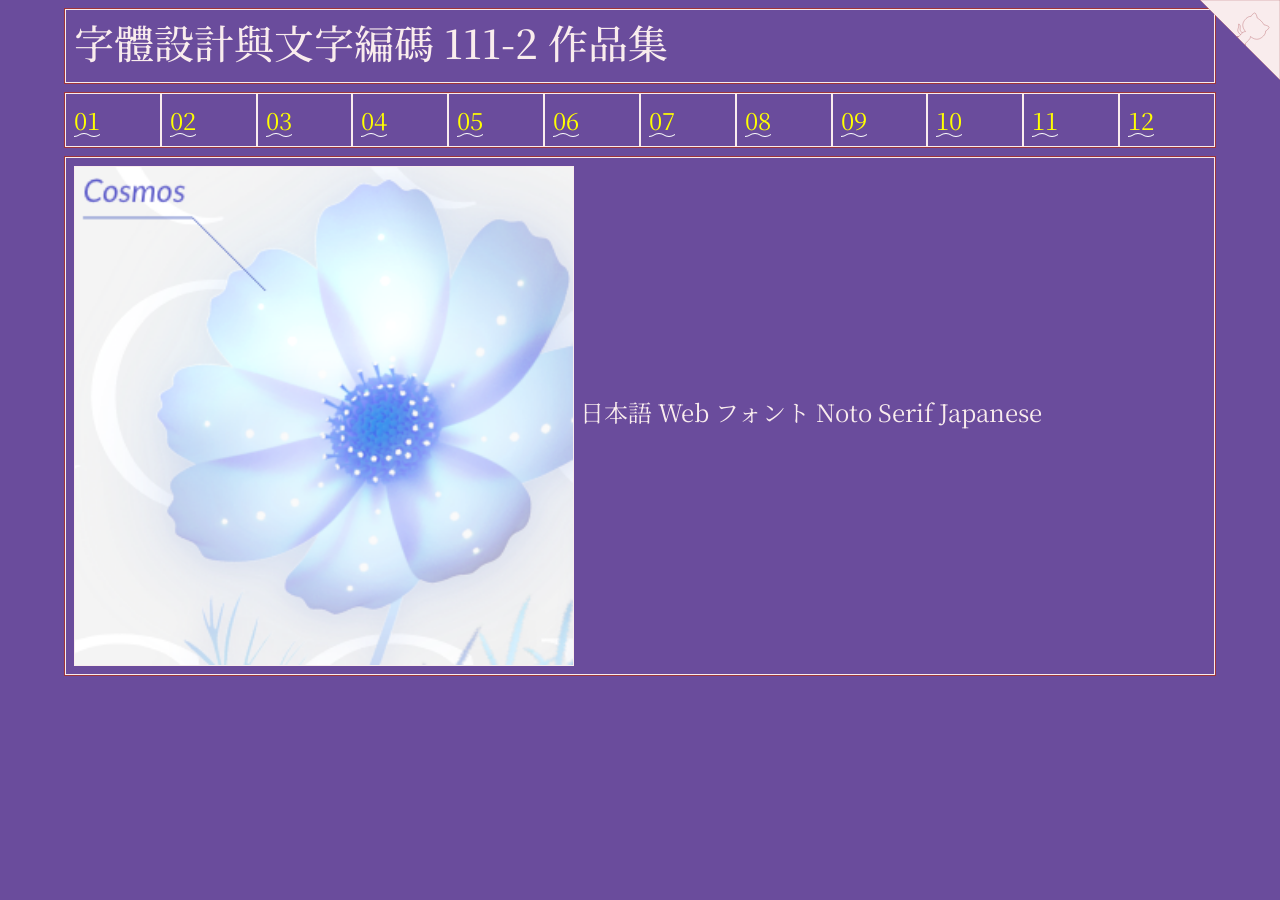
<file: hw00/index.html>
<!doctype html>
<html lang="zh-Hant-TW">
<head>
<!-- Required meta tags -->
<meta charset="utf-8">
<meta name="viewport" content="width=device-width, initial-scale=1">
<title>作品集 Portfolio</title>
<!-- Bootstrap CSS -->
<link href="https://cdn.jsdelivr.net/npm/bootstrap@5.1.0/dist/css/bootstrap.min.css" rel="stylesheet">
<style type="text/css">

  @import url('https://fonts.googleapis.com/css2?family=Noto+Serif+JP:wght@200&display=swap');

  body {
    background-color: rgb(106, 76, 156); /* #6A4C9C */
    color: rgb(106, 76, 156);
    font-family: 'Noto Serif JP', serif;
  }

  .container-fluid {
    width:  90%;
  }

  .hw12 {
    border: 1px solid rgb(159, 53, 58);
    margin-top: 8px;
    margin-bottom: 8px;
  }

  .twenty {
    border: 1px solid #f9eced;
    color: #f9eced;
    padding: 8px;
    font-size: 18pt;
  }

  .twenty a {
    color:  yellow;
  }

  .twenty a:hover {
    color: #f9eced;
    font-size:  16pt;
  }

  svg {
    border: 2px solid rgb(159, 53, 58);
  }

  path {
    pointer-events: all;
    fill: #f9eced;
    stroke: rgb(159, 53, 58);
    stroke-opacity: 0.95;
    stroke-width: 1px;
  }

  .active circle {
    stroke: #f9eced;
    stroke-width: 2px;
  }

  svg g text {
    fill: rgba(255, 255, 255, 0.95);
    background-color: rgba(255, 255, 0, 0.1);
    text-shadow: 0 0 16px #FF0000, 0 0 16px #000000;
    font-size: 24pt;
    text-anchor: middle;
  }

  .twenty:hover {
      box-shadow: 0 0 5px 3px #f9eced;
      color: cyan; 
      text-shadow: 0 0 6px #FFFFFF, 0 0 6px #000000;
  }

  img:hover {
      box-shadow: 0 0 1px 1px #f9eced;
      animation-name: happy;
      animation-duration: 0.5s;
      animation-iteration-count: infinite;
  }

  @keyframes happy {
      0% {
          transform: translateY(0px);
      }

      25% {
          transform: translateY(-15px);
      }

      50% {
          transform: translateY(0px);
      }

      75% {
          transform: translateY(-5px);
      }

      100% {
          transform: translateY(0px);
      }
  }

  img.withborder {
    border: 1px solid #f9eced;
  }

/* 揮手 */
.github-corner:hover 
.octo-arm {
  animation: octocat-wave 560ms ease-in-out
}
@keyframes octocat-wave {
  0%,100% {
    transform:rotate(0)
  }
  20%,60% {
    transform:rotate(-25deg)
  }
  40%,80% {
    transform:rotate(10deg)
  }
}
@media (max-width:500px) {
  .github-corner:hover 
  .octo-arm {
    animation:none
  }

  .github-corner 
  .octo-arm {
    animation: octocat-wave 560ms ease-in-out
  }
}

  /* 波浪 */
  a {
    color:#f30;
    text-decoration: none; 
    background: url("data:image/svg+xml,%3Csvg xmlns='http://www.w3.org/2000/svg' viewBox='0 0 20 4'%3E%3Cpath fill='none' stroke='%23fff' d='M0 3.5c5 0 5-3 10-3s5 3 10 3 5-3 10-3 5 3 10 3'/%3E%3C/svg%3E") repeat-x 0 100%; 
    background-size:20px auto; 
    animation: waveMove 1s infinite linear;
  }

  a:hover {
    color:#f30;
    text-decoration: none;
    background: none;
    animation: none;
    text-decoration: underline;
    padding:2px 0;
  }
  @keyframes waveMove {
    from { background-position:0 100%; }
    to { background-position:20px 100%; }
  }
  /* 波浪 */
</style>

</head>
<body>
<!-- https://alexlenail.me/NN-SVG/about.html -->
<!--                        你的帳號 -->
<a href="https://github.com/tjhsieh/ct2023s/" class="github-corner" aria-label="View source on Github">
  <svg width="80" height="80" viewBox="0 0 250 250" style="fill:#f9eced; color:#fff; position: absolute; top: 0; border: 0; right: 0;" aria-hidden="true">
    <path d="M0,0 L115,115 L130,115 L142,142 L250,250 L250,0 Z"></path>
    <path d="M128.3,109.0 C113.8,99.7 119.0,89.6 119.0,89.6 C122.0,82.7 120.5,78.6 120.5,78.6 C119.2,72.0 123.4,76.3 123.4,76.3 C127.3,80.9 125.5,87.3 125.5,87.3 C122.9,97.6 130.6,101.9 134.4,103.2" fill="#f9eced" stroke="#6A4C9C" style="transform-origin: 130px 106px;" class="octo-arm"></path>
    <path d="M115.0,115.0 C114.9,115.1 118.7,116.5 119.8,115.4 L133.7,101.6 C136.9,99.2 139.9,98.4 142.2,98.6 C133.8,88.0 127.5,74.4 143.8,58.0 C148.5,53.4 154.0,51.2 159.7,51.0 C160.3,49.4 163.2,43.6 171.4,40.1 C171.4,40.1 176.1,42.5 178.8,56.2 C183.1,58.6 187.2,61.8 190.9,65.4 C194.5,69.0 197.7,73.2 200.1,77.6 C213.8,80.2 216.3,84.9 216.3,84.9 C212.7,93.1 206.9,96.0 205.4,96.6 C205.1,102.4 203.0,107.8 198.3,112.5 C181.9,128.9 168.3,122.5 157.7,114.1 C157.9,116.9 156.7,120.9 152.7,124.9 L141.0,136.5 C139.8,137.7 141.6,141.9 141.8,141.8 Z" fill="#f9eced" stroke="#6A4C9C" class="octo-body"></path>
  </svg>
</a>

<div class="container-fluid">
  <!-- ---------------------------------------------- -->
  <div class="row hw12">
    <div class="col-md-12 twenty">
      <h1>字體設計與文字編碼 111-2 作品集</h1>
    </div>
  </div>

  <!-- ---------------------------------------------- -->
  <div class="row hw12">
    <div class="col twenty"><a href="../hw01/index.html">01</a></div>
    <div class="col twenty"><a href="../hw02/index.html">02</a></div>
    <div class="col twenty"><a href="../hw03/index.html">03</a></div>
    <div class="col twenty"><a href="../hw04/index.html">04</a></div>
    <div class="col twenty"><a href="../hw05/index.html">05</a></div>
    <div class="col twenty"><a href="../hw06/index.html">06</a></div>

    <div class="col twenty"><a href="../hw07/index.html">07</a></div>
    <div class="col twenty"><a href="../hw08/index.html">08</a></div>
    <div class="col twenty"><a href="../hw09/index.html">09</a></div>
    <div class="col twenty"><a href="../hw10/index.html">10</a></div>
    <div class="col twenty"><a href="../hw11/index.html">11</a></div>
    <div class="col twenty"><a href="../hw12/index.html">12</a></div>
  </div>

  <!-- ---------------------------------------------- -->
  <div class="row hw12">
    <div class="col-md-12 twenty">
      <a href="https://github.com/tjhsieh/ct2023s/"><img class="withborder" src="./image.svg" height="500"></a>

      日本語 Web フォント Noto Serif Japanese

    </div>
  </div>

  <!-- ------------------------------------------------>

</body>
</html>
</file>
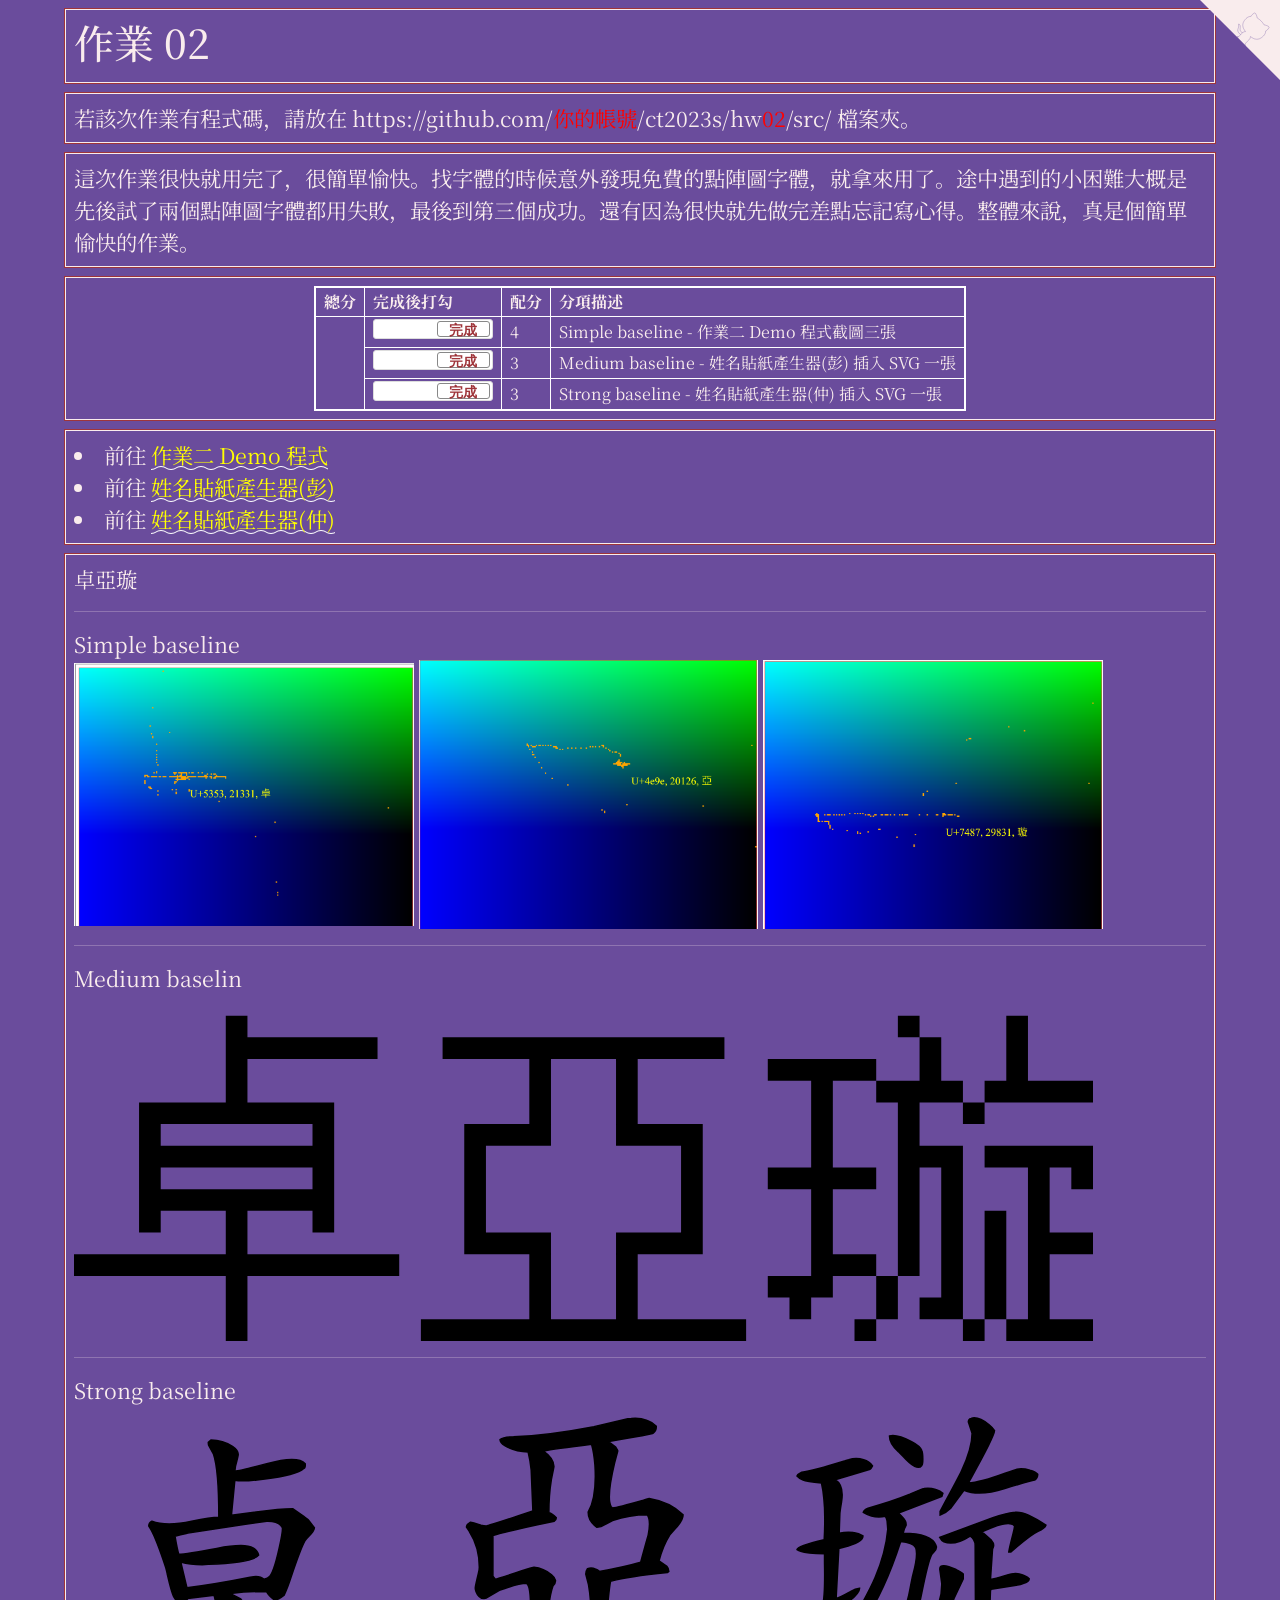
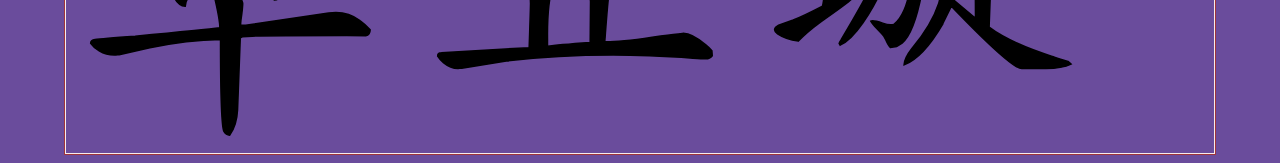
<file: hw02/index.html>
<!doctype html>
<html lang="zh-Hant-TW">
<head>
<!-- Required meta tags -->
<meta charset="utf-8">
<meta name="viewport" content="width=device-width, initial-scale=1">

<!-- D3, jquery -->
<script src="https://d3js.org/d3.v3.min.js" charset="utf-8"></script>
<script src="https://code.jquery.com/jquery-3.6.0.min.js" charset="utf-8"></script>

<!-- Bootstrap CSS -->
<link href="https://cdn.jsdelivr.net/npm/bootstrap@5.1.1/dist/css/bootstrap.min.css" rel="stylesheet">
<script src="https://cdn.jsdelivr.net/npm/bootstrap@5.1.1/dist/js/bootstrap.bundle.min.js"></script>

<title>作品集 Portfolio</title>
<!-- https://alexlenail.me/NN-SVG/about.html -->
<link rel="icon" href="../hw00/favicon.svg"/>
<style type="text/css">
  @import url('https://fonts.googleapis.com/css2?family=Noto+Serif+JP:wght@200&display=swap');

  table {
  border-collapse: collapse;
  border: 2px solid white; /* rgba(217,140,144,1) */
  font-size:  12pt;
  margin-left: auto;
  margin-right: auto;
  }

  td,
  th {
  border: 1px solid white;
  padding: 2px 8px;
  }

  .flipswitch
  {
      position: relative;
      background: white;
      width: 120px;
      height: 20px;
      -webkit-appearance: initial;
      border-radius: 3px;
      -webkit-tap-highlight-color: rgba(0, 0, 0, 0);
      outline:none;
      font-size: 14px;
      font-family: Trebuchet, Arial, sans-serif;
      font-weight: bold;
      cursor:pointer;
      border:1px solid #ddd;
  }
  .flipswitch:after
  {
      position:absolute;
      top:5%;
      display:block; 
      line-height:16px;
      width:45%;
      height:90%;
      background:#fff;
      box-sizing:border-box;
      text-align:center;
      transition: all 0.3s ease-in 0s; 
      color:rgba(159,53,58,1);
      border:#888 1px solid;
      border-radius:3px;
  }
  .flipswitch:after
  {
      left:2%;
      content: "未完成";
  }
  .flipswitch:checked:after
  {
      left:53%;
      content: "完成";
  }

  body {
    background-color: rgb(106, 76, 156); /* #6A4C9C */
    color: rgb(106, 76, 156);
    font-family: 'Noto Serif JP', serif;
  }

  .container-fluid {
    width:  90%;
  }

  .hw12 {
    border: 1px solid rgb(159, 53, 58);
    margin-top: 8px;
    margin-bottom: 8px;
  }

  .twenty {
    border: 1px solid #f9eced;
    color: #f9eced;
    padding: 8px;
    font-size: 16pt;
  }

  .twenty:hover {
      box-shadow: 0 0 5px 3px #f9eced;
      color: cyan; 
      text-shadow: 0 0 6px #FFFFFF, 0 0 6px #000000;
  }

  .github-corner:hover 
  .octo-arm {
    animation: octocat-wave 560ms ease-in-out
  }
  @keyframes octocat-wave {
    0%,100% {
      transform:rotate(0)
    }
    20%,60% {
      transform:rotate(-25deg)
    }
    40%,80% {
      transform:rotate(10deg)
    }
  }
  @media (max-width:500px) {
    .github-corner:hover 
    .octo-arm {
      animation:none
    }

    .github-corner 
    .octo-arm {
      animation: octocat-wave 560ms ease-in-out
    }
  }

  /* 波浪 */
  a {
    color:yellow;
    text-decoration: none; 
    background: url("data:image/svg+xml,%3Csvg xmlns='http://www.w3.org/2000/svg' viewBox='0 0 20 4'%3E%3Cpath fill='none' stroke='%23fff' d='M0 3.5c5 0 5-3 10-3s5 3 10 3 5-3 10-3 5 3 10 3'/%3E%3C/svg%3E") repeat-x 0 100%; 
    background-size:20px auto; 
    animation: waveMove 1s infinite linear;
  }

  a:hover {
    color:#f30;
    text-decoration: none;
    background: none;
    animation: none;
    text-decoration: underline;
    padding:2px 0;
  }
  @keyframes waveMove {
    from { background-position:0 100%; }
    to { background-position:20px 100%; }
  }
  /* 波浪 */
</style>
</head>
<body>
<!-- https://alexlenail.me/NN-SVG/about.html -->
<a href="https://github.com/你的帳號/ct2023s/" class="github-corner" aria-label="View source on Github">
  <svg width="80" height="80" viewBox="0 0 250 250" style="fill:#f9eced; color:#fff; position: absolute; top: 0; border: 0; right: 0;" aria-hidden="true">
    <path d="M0,0 L115,115 L130,115 L142,142 L250,250 L250,0 Z"></path>
    <path d="M128.3,109.0 C113.8,99.7 119.0,89.6 119.0,89.6 C122.0,82.7 120.5,78.6 120.5,78.6 C119.2,72.0 123.4,76.3 123.4,76.3 C127.3,80.9 125.5,87.3 125.5,87.3 C122.9,97.6 130.6,101.9 134.4,103.2" fill="#f9eced" stroke="#6A4C9C" style="transform-origin: 130px 106px;" class="octo-arm"></path>
    <path d="M115.0,115.0 C114.9,115.1 118.7,116.5 119.8,115.4 L133.7,101.6 C136.9,99.2 139.9,98.4 142.2,98.6 C133.8,88.0 127.5,74.4 143.8,58.0 C148.5,53.4 154.0,51.2 159.7,51.0 C160.3,49.4 163.2,43.6 171.4,40.1 C171.4,40.1 176.1,42.5 178.8,56.2 C183.1,58.6 187.2,61.8 190.9,65.4 C194.5,69.0 197.7,73.2 200.1,77.6 C213.8,80.2 216.3,84.9 216.3,84.9 C212.7,93.1 206.9,96.0 205.4,96.6 C205.1,102.4 203.0,107.8 198.3,112.5 C181.9,128.9 168.3,122.5 157.7,114.1 C157.9,116.9 156.7,120.9 152.7,124.9 L141.0,136.5 C139.8,137.7 141.6,141.9 141.8,141.8 Z" fill="#f9eced" stroke="#6A4C9C" class="octo-body"></path>
  </svg>
</a>

<div class="container-fluid">

  <!-- ------------------------------------------------>
  <div class="row hw12">
    <div class="col-md-12 twenty">
      <h1>作業 02</h1>
    </div>
  </div>

  <!-- ------------------------------------------------>
  <div class="row hw12">
    <div class="col-md-12 twenty">
      若該次作業有程式碼，請放在 https://github.com/<span style="color:red;">你的帳號</span>/ct2023s/hw<span style="color:red;">02</span>/src/ 檔案夾。
    </div>
  </div>

  <!-- ------------------------------------------------>
  <div class="row hw12">
    <div class="col-md-12 twenty">
      這次作業很快就用完了，很簡單愉快。找字體的時候意外發現免費的點陣圖字體，就拿來用了。途中遇到的小困難大概是先後試了兩個點陣圖字體都用失敗，最後到第三個成功。還有因為很快就先做完差點忘記寫心得。整體來說，真是個簡單愉快的作業。
    </div>
  </div>

  <!-- ------------------------------------------------>
  <div class="row hw12">
    <div class="col-md-12 twenty">
      <table>
        <tr>
          <th>總分</th>
          <th>完成後打勾</th>
          <th>配分</th>
          <th>分項描述</th>
        </tr>
        <tr>
          <td rowspan="7" id="myTotal"></td>
          <td><input type="checkbox" class="flipswitch" id="myCheckbox1" checked></td>
          <td id='m1'>4</td>
          <td>Simple baseline - 作業二 Demo 程式截圖三張</td>
        </tr>
        <tr>
          <td><input type="checkbox" class="flipswitch" id="myCheckbox2" checked></td>
          <td id='m2'>3</td>
          <td>Medium baseline - 姓名貼紙產生器(彭) 插入 SVG 一張</td>
        </tr>
        <tr>
          <td><input type="checkbox" class="flipswitch" id="myCheckbox3" checked></td>
          <td id='m3'>3</td>
          <td>Strong baseline - 姓名貼紙產生器(仲) 插入 SVG 一張</td>
        </tr>
      </table>
    </div>
  </div>

  <!-- ------------------------------------------------>
  <div class="row hw12">
    <div class="col-md-12 twenty">
      <li>前往 <a href="https://tjhsieh.github.io/c/ct/ct2023s/html/unicode/index.html">作業二 Demo 程式</a></li>
      <li>前往  <a href="https://howlemon.github.io/ct2022s/hw02/index.html" target="_blank"> 姓名貼紙產生器(彭)</a> </li>
      <li>前往  <a href="https://t109598105.github.io/vis2021s/lab07/index.html" target="_blank"> 姓名貼紙產生器(仲)</a> </li>
    </div>
  </div>


  <!-- ------------------------------------------------>
  <div class="row hw12">
    <div class="col-md-12 twenty">
      卓亞璇
      <hr>
      Simple baseline <br>

      <img src="./5353.png" width="30%" />
      <img src="./4E9E.png" width="30%" />
      <img src="./7487.png" width="30%" />

      <hr>
      Medium baselin <br>
      <img src="./5353_4E9E_7487.svg" width="90%" />

      <hr>
      Strong baseline<br>
      <img src="./U+5353.svg" width="30%" />
      <img src="./U+4E9E.svg" width="30%" />
      <img src="./U+7487.svg" width="30%" />
    </div>
  </div>



  <!-- ------------------------------------------------>

  <!-- ------------------------------------------------>


<script>
  $(function() {
    var f = function() {
      $(this).next().text($(this).is(':checked') ? '做完' : '未做完');
    };
    $('input').change(f).trigger('change');
  });

  d3.select("#myCheckbox1").on("change",update);
  d3.select("#myCheckbox2").on("change",update);
  d3.select("#myCheckbox3").on("change",update);
  d3.select("#myCheckbox4").on("change",update);
  d3.select("#myCheckbox5").on("change",update);
  d3.select("#myCheckbox6").on("change",update);
  d3.select("#myCheckbox7").on("change",update);

  update();
  
  function update(){

    var score = 0;

    if (d3.select("#myCheckbox1").property("checked")){
      score += parseInt(d3.select('#m1').html());
    }

    if (d3.select("#myCheckbox2").property("checked")){
      score += parseInt(d3.select('#m2').html());   
    }

    if (d3.select("#myCheckbox3").property("checked")){
      score += parseInt(d3.select('#m3').html());   
    }

    d3.select("#myTotal").html(score);    
  }
</script>

</body>
</html>
</file>
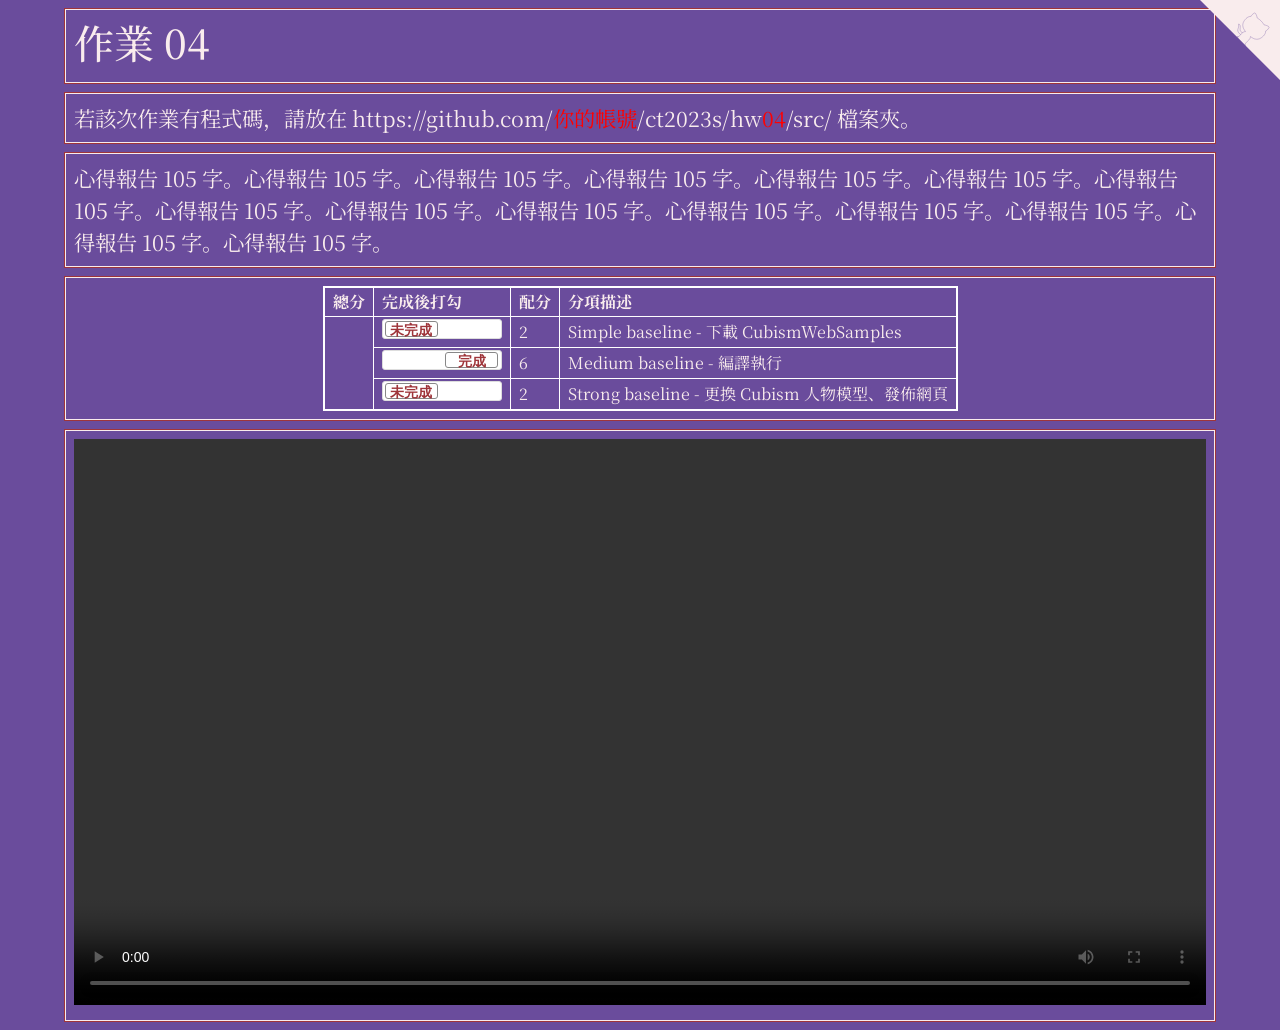
<file: hw04/index.html>
<!doctype html>
<html lang="zh-Hant-TW">
<head>
<!-- Required meta tags -->
<meta charset="utf-8">
<meta name="viewport" content="width=device-width, initial-scale=1">

<!-- D3, jquery -->
<script src="https://d3js.org/d3.v3.min.js" charset="utf-8"></script>
<script src="https://code.jquery.com/jquery-3.6.0.min.js" charset="utf-8"></script>

<!-- Bootstrap CSS -->
<link href="https://cdn.jsdelivr.net/npm/bootstrap@5.1.1/dist/css/bootstrap.min.css" rel="stylesheet">
<script src="https://cdn.jsdelivr.net/npm/bootstrap@5.1.1/dist/js/bootstrap.bundle.min.js"></script>

<title>作品集 Portfolio</title>
<style type="text/css">
  @import url('https://fonts.googleapis.com/css2?family=Noto+Serif+JP:wght@200&display=swap');

  table {
  border-collapse: collapse;
  border: 2px solid white; /* rgba(217,140,144,1) */
  font-size:  12pt;
  margin-left: auto;
  margin-right: auto;
  }

  td,
  th {
  border: 1px solid white;
  padding: 2px 8px;
  }

  .flipswitch
  {
      position: relative;
      background: white;
      width: 120px;
      height: 20px;
      -webkit-appearance: initial;
      border-radius: 3px;
      -webkit-tap-highlight-color: rgba(0, 0, 0, 0);
      outline:none;
      font-size: 14px;
      font-family: Trebuchet, Arial, sans-serif;
      font-weight: bold;
      cursor:pointer;
      border:1px solid #ddd;
  }
  .flipswitch:after
  {
      position:absolute;
      top:5%;
      display:block; 
      line-height:16px;
      width:45%;
      height:90%;
      background:#fff;
      box-sizing:border-box;
      text-align:center;
      transition: all 0.3s ease-in 0s; 
      color:rgba(159,53,58,1);
      border:#888 1px solid;
      border-radius:3px;
  }
  .flipswitch:after
  {
      left:2%;
      content: "未完成";
  }
  .flipswitch:checked:after
  {
      left:53%;
      content: "完成";
  }

  body {
    background-color: rgb(106, 76, 156); /* #6A4C9C */
    color: rgb(106, 76, 156);
    font-family: 'Noto Serif JP', serif;
  }

  .container-fluid {
    width:  90%;
  }

  .hw12 {
    border: 1px solid rgb(159, 53, 58);
    margin-top: 8px;
    margin-bottom: 8px;
  }

  .twenty {
    border: 1px solid #f9eced;
    color: #f9eced;
    padding: 8px;
    font-size: 16pt;
  }

  .twenty:hover {
      box-shadow: 0 0 5px 3px #f9eced;
      color: cyan; 
      text-shadow: 0 0 6px #FFFFFF, 0 0 6px #000000;
  }

  .github-corner:hover 
  .octo-arm {
    animation: octocat-wave 560ms ease-in-out
  }
  @keyframes octocat-wave {
    0%,100% {
      transform:rotate(0)
    }
    20%,60% {
      transform:rotate(-25deg)
    }
    40%,80% {
      transform:rotate(10deg)
    }
  }
  @media (max-width:500px) {
    .github-corner:hover 
    .octo-arm {
      animation:none
    }

    .github-corner 
    .octo-arm {
      animation: octocat-wave 560ms ease-in-out
    }
  }

  /* 波浪 */
  a {
    color:yellow;
    text-decoration: none; 
    background: url("data:image/svg+xml,%3Csvg xmlns='http://www.w3.org/2000/svg' viewBox='0 0 20 4'%3E%3Cpath fill='none' stroke='%23fff' d='M0 3.5c5 0 5-3 10-3s5 3 10 3 5-3 10-3 5 3 10 3'/%3E%3C/svg%3E") repeat-x 0 100%; 
    background-size:20px auto; 
    animation: waveMove 1s infinite linear;
  }

  a:hover {
    color:#f30;
    text-decoration: none;
    background: none;
    animation: none;
    text-decoration: underline;
    padding:2px 0;
  }
  @keyframes waveMove {
    from { background-position:0 100%; }
    to { background-position:20px 100%; }
  }
  /* 波浪 */
</style>
</head>
<body>
<!-- https://alexlenail.me/NN-SVG/about.html -->
<a href="https://github.com/你的帳號/ct2023s/" class="github-corner" aria-label="View source on Github">
  <svg width="80" height="80" viewBox="0 0 250 250" style="fill:#f9eced; color:#fff; position: absolute; top: 0; border: 0; right: 0;" aria-hidden="true">
    <path d="M0,0 L115,115 L130,115 L142,142 L250,250 L250,0 Z"></path>
    <path d="M128.3,109.0 C113.8,99.7 119.0,89.6 119.0,89.6 C122.0,82.7 120.5,78.6 120.5,78.6 C119.2,72.0 123.4,76.3 123.4,76.3 C127.3,80.9 125.5,87.3 125.5,87.3 C122.9,97.6 130.6,101.9 134.4,103.2" fill="#f9eced" stroke="#6A4C9C" style="transform-origin: 130px 106px;" class="octo-arm"></path>
    <path d="M115.0,115.0 C114.9,115.1 118.7,116.5 119.8,115.4 L133.7,101.6 C136.9,99.2 139.9,98.4 142.2,98.6 C133.8,88.0 127.5,74.4 143.8,58.0 C148.5,53.4 154.0,51.2 159.7,51.0 C160.3,49.4 163.2,43.6 171.4,40.1 C171.4,40.1 176.1,42.5 178.8,56.2 C183.1,58.6 187.2,61.8 190.9,65.4 C194.5,69.0 197.7,73.2 200.1,77.6 C213.8,80.2 216.3,84.9 216.3,84.9 C212.7,93.1 206.9,96.0 205.4,96.6 C205.1,102.4 203.0,107.8 198.3,112.5 C181.9,128.9 168.3,122.5 157.7,114.1 C157.9,116.9 156.7,120.9 152.7,124.9 L141.0,136.5 C139.8,137.7 141.6,141.9 141.8,141.8 Z" fill="#f9eced" stroke="#6A4C9C" class="octo-body"></path>
  </svg>
</a>

<div class="container-fluid">

  <!-- ------------------------------------------------>
  <div class="row hw12">
    <div class="col-md-12 twenty">
      <h1>作業 04</h1>
    </div>
  </div>

  <!-- ------------------------------------------------>
  <div class="row hw12">
    <div class="col-md-12 twenty">
      若該次作業有程式碼，請放在 https://github.com/<span style="color:red;">你的帳號</span>/ct2023s/hw<span style="color:red;">04</span>/src/ 檔案夾。
    </div>
  </div>

  <!-- ------------------------------------------------>
  <div class="row hw12">
    <div class="col-md-12 twenty">
      心得報告 105 字。心得報告 105 字。心得報告 105 字。心得報告 105 字。心得報告 105 字。心得報告 105 字。心得報告 105 字。心得報告 105 字。心得報告 105 字。心得報告 105 字。心得報告 105 字。心得報告 105 字。心得報告 105 字。心得報告 105 字。心得報告 105 字。
    </div>
  </div>

  <!-- ------------------------------------------------>
  <div class="row hw12">
    <div class="col-md-12 twenty">
      <table>
        <tr>
          <th>總分</th>
          <th>完成後打勾</th>
          <th>配分</th>
          <th>分項描述</th>
        </tr>
        <tr>
          <td rowspan="7" id="myTotal"></td>
          <td><input type="checkbox" class="flipswitch" id="myCheckbox1"></td>
          <td id='m1'>2</td>
          <td>Simple baseline - 下載 CubismWebSamples</td>
        </tr>
        <tr>
          <td><input type="checkbox" class="flipswitch" id="myCheckbox2" checked></td>
          <td id='m2'>6</td>
          <td>Medium baseline - 編譯執行 </td>
        </tr>
        <tr>
          <td><input type="checkbox" class="flipswitch" id="myCheckbox3"></td>
          <td id='m3'>2</td>
          <td>Strong baseline - 更換 Cubism 人物模型、發佈網頁 </td>
        </tr>
      </table>
    </div>
  </div>

  <!-- ------------------------------------------------>
  <div class="row hw12">
    <div class="col-md-12 twenty">
      <video id="video1" style="width:100%;max-width:100%;" controls="">
        <source src="https://www.w3schools.com/html/mov_bbb.mp4" type="video/mp4">
      </video>
    </div>
  </div>

  <!-- ------------------------------------------------>

  <!-- ------------------------------------------------>


<script>
  $(function() {
    var f = function() {
      $(this).next().text($(this).is(':checked') ? '做完' : '未做完');
    };
    $('input').change(f).trigger('change');
  });

  d3.select("#myCheckbox1").on("change",update);
  d3.select("#myCheckbox2").on("change",update);
  d3.select("#myCheckbox3").on("change",update);
  d3.select("#myCheckbox4").on("change",update);
  d3.select("#myCheckbox5").on("change",update);
  d3.select("#myCheckbox6").on("change",update);
  d3.select("#myCheckbox7").on("change",update);

  update();
  
  function update(){

    var score = 0;

    if (d3.select("#myCheckbox1").property("checked")){
      score += parseInt(d3.select('#m1').html());
    }

    if (d3.select("#myCheckbox2").property("checked")){
      score += parseInt(d3.select('#m2').html());   
    }

    if (d3.select("#myCheckbox3").property("checked")){
      score += parseInt(d3.select('#m3').html());   
    }

    d3.select("#myTotal").html(score);    
  }
</script>

</body>
</html>
</file>
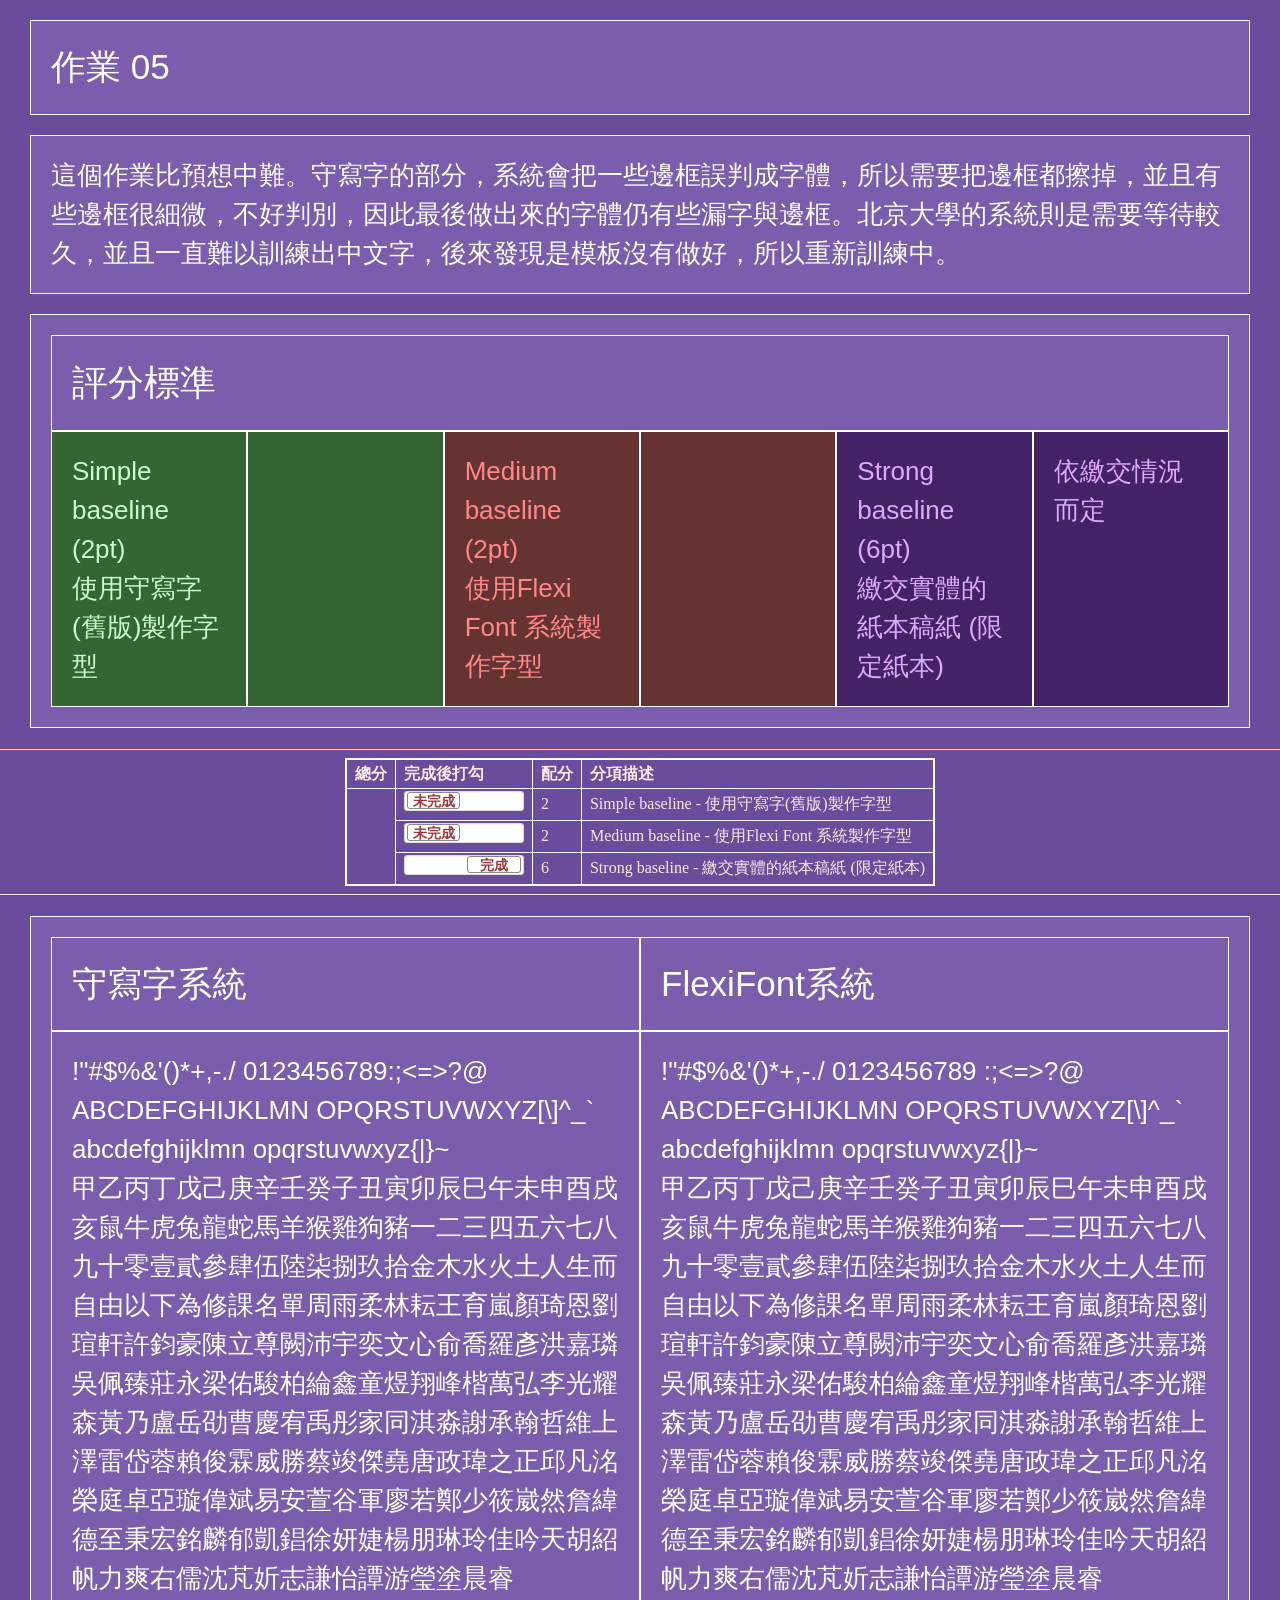
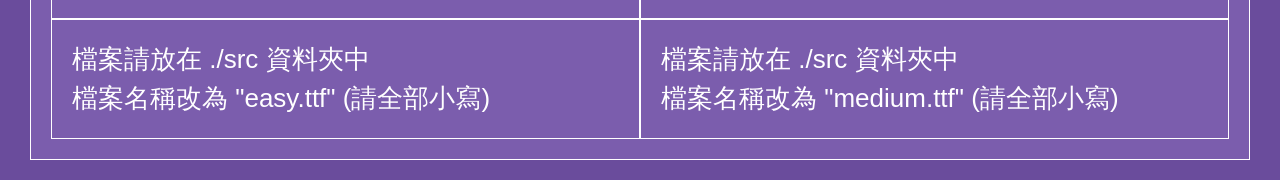
<file: hw05/index.html>
<!DOCTYPE html>
<html lang="en">

<head>
    <link href="https://cdn.jsdelivr.net/npm/bootstrap@5.3.0-alpha1/dist/css/bootstrap.min.css" rel="stylesheet" integrity="sha384-GLhlTQ8iRABdZLl6O3oVMWSktQOp6b7In1Zl3/Jr59b6EGGoI1aFkw7cmDA6j6gD" crossorigin="anonymous">
    <link href="./style.css" rel="stylesheet">
    <meta charset="UTF-8">
    <meta http-equiv="X-UA-Compatible" content="IE=edge">
    <meta name="viewport" content="width=device-width, initial-scale=1.0">
    <title>作品集 - 作業五</title>
    <script src="https://d3js.org/d3.v3.min.js" charset="utf-8"></script>
    <script src="https://code.jquery.com/jquery-3.6.0.min.js" charset="utf-8"></script>
    <script src="https://cdn.jsdelivr.net/npm/bootstrap@5.1.1/dist/js/bootstrap.bundle.min.js"></script>

</head>

<body style="background-color: #6A4C9C;">
    <div>
    <div class="row Color Block" style="font-size: 35px;">
        作業 05
    </div>
    <div class="row Color Block" id="Response"></div>
    <div class="row Color Block">
        <div class="col-12 Color Block" style="margin: 0px; font-size: 36px;">評分標準</div>
        <div class="col-2 Color Block" style="margin: 0px; color:#CCFFCC; background: #336633;">
            Simple baseline (2pt)<br>
            使用守寫字(舊版)製作字型
        </div>
        <div class="col-2 Color Block" style="margin: 0px; color:#CCFFCC; background: #336633;" id="Pass-1">
            
        </div>
        <div class="col-2 Color Block" style="margin: 0px; color:#FF8888; background: #663333;">
            Medium baseline (2pt)<br>
            使用Flexi Font 系統製作字型
        </div>
        <div class="col-2 Color Block" style="margin: 0px; color:#FF8888; background: #663333;" id="Pass-2">
            
        </div>
        <div class="col-2 Color Block" style="margin: 0px; color:#DDAAFF; background: #442266;">
            Strong baseline (6pt)<br>
            繳交實體的紙本稿紙 (限定紙本)
        </div>
        <div class="col-2 Color Block" style="margin: 0px; color:#DDAAFF; background: #442266;">
            依繳交情況而定
        </div>

        
    </div>
    <div class="row hw12">
        <div class="col-md-12 twenty">
    <table>
        <tbody><tr>
          <th>總分</th>
          <th>完成後打勾</th>
          <th>配分</th>
          <th>分項描述</th>
        </tr>
        <tr>
          <td rowspan="7" id="myTotal"></td>
          <td><input type="checkbox" class="flipswitch" id="myCheckbox1 checked"></td>
          <td id="m1">2</td>
          <td>Simple baseline - 使用守寫字(舊版)製作字型</td>
        </tr>
        <tr>
          <td><input type="checkbox" class="flipswitch" id="myCheckbox2"></td>
          <td id="m2">2</td>
          <td>Medium baseline - 使用Flexi Font 系統製作字型</td>
        </tr>
        <tr>
          <td><input type="checkbox" class="flipswitch" id="myCheckbox3" checked></td>
          <td id="m3">6</td>
          <td>Strong baseline - 繳交實體的紙本稿紙 (限定紙本)</td>
        </tr>
      </tbody>
    </table>

    </div></div></div>

    <div class="row Color Block">
        <div class="col-6 Color Block" style="margin: 0px; font-size: 35px;">守寫字系統</div>
        <div class="col-6 Color Block" style="margin: 0px; font-size: 35px;">FlexiFont系統</div><br>
        <div class="col-6 Color Block" style="margin: 0px; " id="DemoText1">
            !"#$%&'()*+,-./ 0123456789:;<=>?@<br>
            ABCDEFGHIJKLMN OPQRSTUVWXYZ[\]^_`<br>
            abcdefghijklmn opqrstuvwxyz{|}~<br>
            甲乙丙丁戊己庚辛壬癸子丑寅卯辰巳午未申酉戌亥鼠牛虎兔龍蛇馬羊猴雞狗豬一二三四五六七八九十零壹貳參肆伍陸柒捌玖拾金木水火土人生而自由以下為修課名單周雨柔林耘王育嵐顏琦恩劉瑄軒許鈞豪陳立尊闕沛宇奕文心俞喬羅彥洪嘉璘吳佩臻莊永梁佑駿柏綸鑫童煜翔峰楷萬弘李光耀森黃乃盧岳劭曹慶宥禹彤家同淇淼謝承翰哲維上澤雷岱蓉賴俊霖威勝蔡竣傑堯唐政瑋之正邱凡洺榮庭卓亞璇偉斌易安萱谷軍廖若鄭少筱崴然詹緯德至秉宏銘麟郁凱錩徐妍婕楊朋琳玲佳吟天胡紹帆力爽右儒沈芃妡志謙怡譚游瑩塗晨睿
        </div>
        <div class="col-6 Color Block" style="margin: 0px;" id="DemoText2">
            !"#$%&'()*+,-./ 0123456789 :;<=>?@<br>
            ABCDEFGHIJKLMN OPQRSTUVWXYZ[\]^_`<br>
            abcdefghijklmn opqrstuvwxyz{|}~<br>
            甲乙丙丁戊己庚辛壬癸子丑寅卯辰巳午未申酉戌亥鼠牛虎兔龍蛇馬羊猴雞狗豬一二三四五六七八九十零壹貳參肆伍陸柒捌玖拾金木水火土人生而自由以下為修課名單周雨柔林耘王育嵐顏琦恩劉瑄軒許鈞豪陳立尊闕沛宇奕文心俞喬羅彥洪嘉璘吳佩臻莊永梁佑駿柏綸鑫童煜翔峰楷萬弘李光耀森黃乃盧岳劭曹慶宥禹彤家同淇淼謝承翰哲維上澤雷岱蓉賴俊霖威勝蔡竣傑堯唐政瑋之正邱凡洺榮庭卓亞璇偉斌易安萱谷軍廖若鄭少筱崴然詹緯德至秉宏銘麟郁凱錩徐妍婕楊朋琳玲佳吟天胡紹帆力爽右儒沈芃妡志謙怡譚游瑩塗晨睿
        </div><br>
        <div class="col-6 Color Block" style="margin: 0px;">
            檔案請放在 ./src 資料夾中<br>
            檔案名稱改為 "easy.ttf" (請全部小寫) 
        </div>
        <div class="col-6 Color Block" style="margin: 0px;">
            檔案請放在 ./src 資料夾中<br>
            檔案名稱改為 "medium.ttf" (請全部小寫) 
        </div><br>
        </div>
    </div>

    <script>
        $(function() {
        var f = function() {
          $(this).next().text($(this).is(':checked') ? '做完' : '未做完');
        };
        $('input').change(f).trigger('change');
      });
    
      d3.select("#myCheckbox1").on("change",update);
      d3.select("#myCheckbox2").on("change",update);
      d3.select("#myCheckbox3").on("change",update);
      d3.select("#myCheckbox4").on("change",update);
      d3.select("#myCheckbox5").on("change",update);
      d3.select("#myCheckbox6").on("change",update);
      d3.select("#myCheckbox7").on("change",update);
    
      update();
      
      function update(){
    
        var score = 0;
    
        if (d3.select("#myCheckbox1").property("checked")){
          score += parseInt(d3.select('#m1').html());
        }
    
        if (d3.select("#myCheckbox2").property("checked")){
          score += parseInt(d3.select('#m2').html());   
        }
    
        if (d3.select("#myCheckbox3").property("checked")){
          score += parseInt(d3.select('#m3').html());   
        }
        console.log( score );
        d3.select("#myTotal").html(score);    
      }
    </script>

</body>


<script src="./index.js"></script>
</html>
</file>
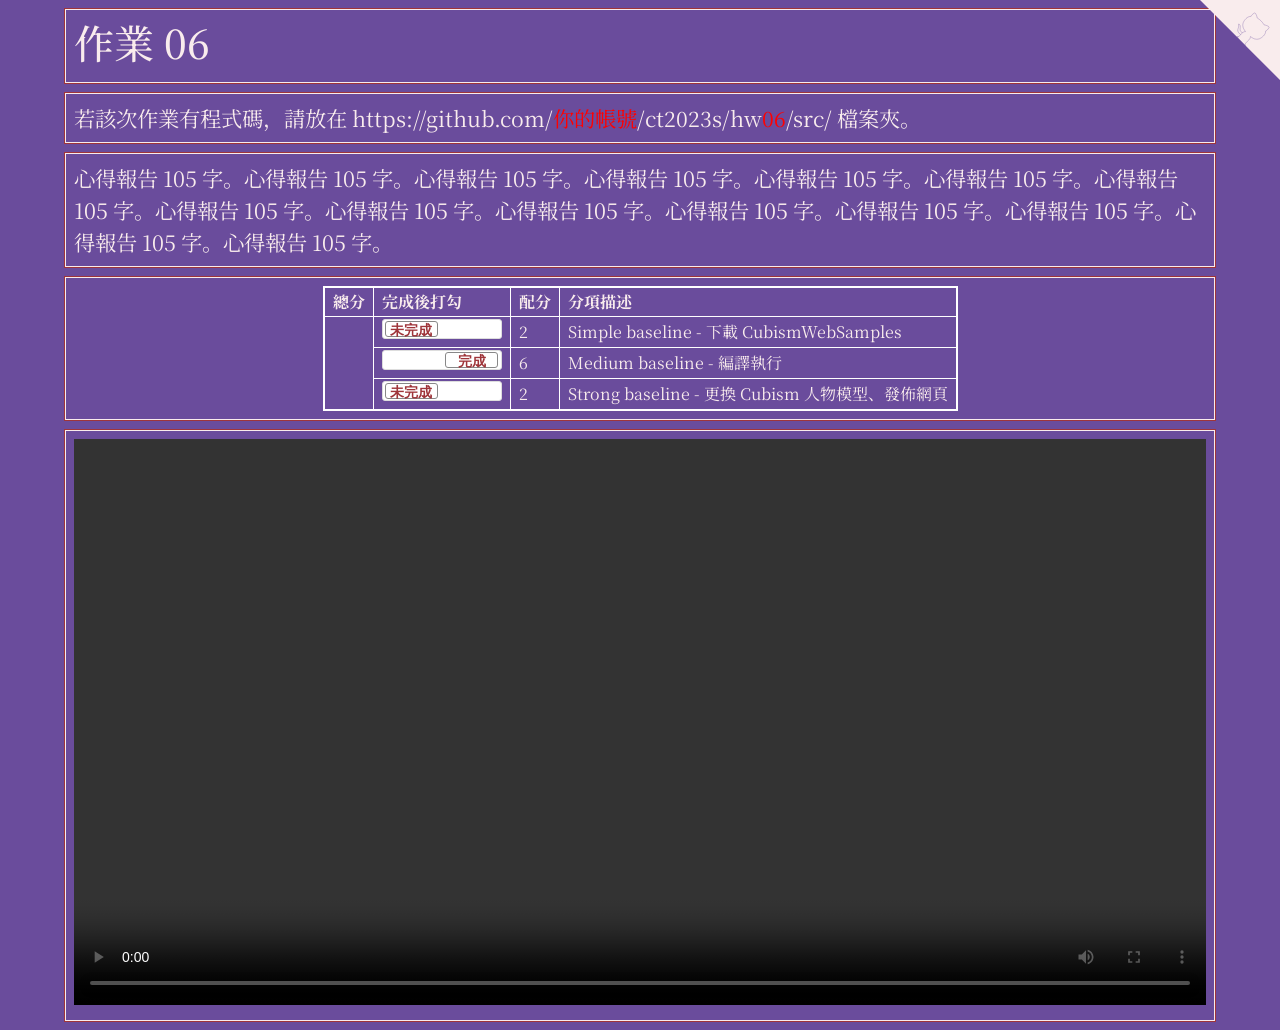
<file: hw06/index.html>
<!doctype html>
<html lang="zh-Hant-TW">
<head>
<!-- Required meta tags -->
<meta charset="utf-8">
<meta name="viewport" content="width=device-width, initial-scale=1">

<!-- D3, jquery -->
<script src="https://d3js.org/d3.v3.min.js" charset="utf-8"></script>
<script src="https://code.jquery.com/jquery-3.6.0.min.js" charset="utf-8"></script>

<!-- Bootstrap CSS -->
<link href="https://cdn.jsdelivr.net/npm/bootstrap@5.1.1/dist/css/bootstrap.min.css" rel="stylesheet">
<script src="https://cdn.jsdelivr.net/npm/bootstrap@5.1.1/dist/js/bootstrap.bundle.min.js"></script>

<title>作品集 Portfolio</title>
<style type="text/css">
  @import url('https://fonts.googleapis.com/css2?family=Noto+Serif+JP:wght@200&display=swap');

  table {
  border-collapse: collapse;
  border: 2px solid white; /* rgba(217,140,144,1) */
  font-size:  12pt;
  margin-left: auto;
  margin-right: auto;
  }

  td,
  th {
  border: 1px solid white;
  padding: 2px 8px;
  }

  .flipswitch
  {
      position: relative;
      background: white;
      width: 120px;
      height: 20px;
      -webkit-appearance: initial;
      border-radius: 3px;
      -webkit-tap-highlight-color: rgba(0, 0, 0, 0);
      outline:none;
      font-size: 14px;
      font-family: Trebuchet, Arial, sans-serif;
      font-weight: bold;
      cursor:pointer;
      border:1px solid #ddd;
  }
  .flipswitch:after
  {
      position:absolute;
      top:5%;
      display:block; 
      line-height:16px;
      width:45%;
      height:90%;
      background:#fff;
      box-sizing:border-box;
      text-align:center;
      transition: all 0.3s ease-in 0s; 
      color:rgba(159,53,58,1);
      border:#888 1px solid;
      border-radius:3px;
  }
  .flipswitch:after
  {
      left:2%;
      content: "未完成";
  }
  .flipswitch:checked:after
  {
      left:53%;
      content: "完成";
  }

  body {
    background-color: rgb(106, 76, 156); /* #6A4C9C */
    color: rgb(106, 76, 156);
    font-family: 'Noto Serif JP', serif;
  }

  .container-fluid {
    width:  90%;
  }

  .hw12 {
    border: 1px solid rgb(159, 53, 58);
    margin-top: 8px;
    margin-bottom: 8px;
  }

  .twenty {
    border: 1px solid #f9eced;
    color: #f9eced;
    padding: 8px;
    font-size: 16pt;
  }

  .twenty:hover {
      box-shadow: 0 0 5px 3px #f9eced;
      color: cyan; 
      text-shadow: 0 0 6px #FFFFFF, 0 0 6px #000000;
  }

  .github-corner:hover 
  .octo-arm {
    animation: octocat-wave 560ms ease-in-out
  }
  @keyframes octocat-wave {
    0%,100% {
      transform:rotate(0)
    }
    20%,60% {
      transform:rotate(-25deg)
    }
    40%,80% {
      transform:rotate(10deg)
    }
  }
  @media (max-width:500px) {
    .github-corner:hover 
    .octo-arm {
      animation:none
    }

    .github-corner 
    .octo-arm {
      animation: octocat-wave 560ms ease-in-out
    }
  }

  /* 波浪 */
  a {
    color:yellow;
    text-decoration: none; 
    background: url("data:image/svg+xml,%3Csvg xmlns='http://www.w3.org/2000/svg' viewBox='0 0 20 4'%3E%3Cpath fill='none' stroke='%23fff' d='M0 3.5c5 0 5-3 10-3s5 3 10 3 5-3 10-3 5 3 10 3'/%3E%3C/svg%3E") repeat-x 0 100%; 
    background-size:20px auto; 
    animation: waveMove 1s infinite linear;
  }

  a:hover {
    color:#f30;
    text-decoration: none;
    background: none;
    animation: none;
    text-decoration: underline;
    padding:2px 0;
  }
  @keyframes waveMove {
    from { background-position:0 100%; }
    to { background-position:20px 100%; }
  }
  /* 波浪 */
</style>
</head>
<body>
<!-- https://alexlenail.me/NN-SVG/about.html -->
<a href="https://github.com/你的帳號/ct2023s/" class="github-corner" aria-label="View source on Github">
  <svg width="80" height="80" viewBox="0 0 250 250" style="fill:#f9eced; color:#fff; position: absolute; top: 0; border: 0; right: 0;" aria-hidden="true">
    <path d="M0,0 L115,115 L130,115 L142,142 L250,250 L250,0 Z"></path>
    <path d="M128.3,109.0 C113.8,99.7 119.0,89.6 119.0,89.6 C122.0,82.7 120.5,78.6 120.5,78.6 C119.2,72.0 123.4,76.3 123.4,76.3 C127.3,80.9 125.5,87.3 125.5,87.3 C122.9,97.6 130.6,101.9 134.4,103.2" fill="#f9eced" stroke="#6A4C9C" style="transform-origin: 130px 106px;" class="octo-arm"></path>
    <path d="M115.0,115.0 C114.9,115.1 118.7,116.5 119.8,115.4 L133.7,101.6 C136.9,99.2 139.9,98.4 142.2,98.6 C133.8,88.0 127.5,74.4 143.8,58.0 C148.5,53.4 154.0,51.2 159.7,51.0 C160.3,49.4 163.2,43.6 171.4,40.1 C171.4,40.1 176.1,42.5 178.8,56.2 C183.1,58.6 187.2,61.8 190.9,65.4 C194.5,69.0 197.7,73.2 200.1,77.6 C213.8,80.2 216.3,84.9 216.3,84.9 C212.7,93.1 206.9,96.0 205.4,96.6 C205.1,102.4 203.0,107.8 198.3,112.5 C181.9,128.9 168.3,122.5 157.7,114.1 C157.9,116.9 156.7,120.9 152.7,124.9 L141.0,136.5 C139.8,137.7 141.6,141.9 141.8,141.8 Z" fill="#f9eced" stroke="#6A4C9C" class="octo-body"></path>
  </svg>
</a>

<div class="container-fluid">

  <!-- ------------------------------------------------>
  <div class="row hw12">
    <div class="col-md-12 twenty">
      <h1>作業 06</h1>
    </div>
  </div>

  <!-- ------------------------------------------------>
  <div class="row hw12">
    <div class="col-md-12 twenty">
      若該次作業有程式碼，請放在 https://github.com/<span style="color:red;">你的帳號</span>/ct2023s/hw<span style="color:red;">06</span>/src/ 檔案夾。
    </div>
  </div>

  <!-- ------------------------------------------------>
  <div class="row hw12">
    <div class="col-md-12 twenty">
      心得報告 105 字。心得報告 105 字。心得報告 105 字。心得報告 105 字。心得報告 105 字。心得報告 105 字。心得報告 105 字。心得報告 105 字。心得報告 105 字。心得報告 105 字。心得報告 105 字。心得報告 105 字。心得報告 105 字。心得報告 105 字。心得報告 105 字。
    </div>
  </div>

  <!-- ------------------------------------------------>
  <div class="row hw12">
    <div class="col-md-12 twenty">
      <table>
        <tr>
          <th>總分</th>
          <th>完成後打勾</th>
          <th>配分</th>
          <th>分項描述</th>
        </tr>
        <tr>
          <td rowspan="7" id="myTotal"></td>
          <td><input type="checkbox" class="flipswitch" id="myCheckbox1"></td>
          <td id='m1'>2</td>
          <td>Simple baseline - 下載 CubismWebSamples</td>
        </tr>
        <tr>
          <td><input type="checkbox" class="flipswitch" id="myCheckbox2" checked></td>
          <td id='m2'>6</td>
          <td>Medium baseline - 編譯執行 </td>
        </tr>
        <tr>
          <td><input type="checkbox" class="flipswitch" id="myCheckbox3"></td>
          <td id='m3'>2</td>
          <td>Strong baseline - 更換 Cubism 人物模型、發佈網頁 </td>
        </tr>
      </table>
    </div>
  </div>

  <!-- ------------------------------------------------>
  <div class="row hw12">
    <div class="col-md-12 twenty">
      <video id="video1" style="width:100%;max-width:100%;" controls="">
        <source src="https://www.w3schools.com/html/mov_bbb.mp4" type="video/mp4">
      </video>
    </div>
  </div>

  <!-- ------------------------------------------------>

  <!-- ------------------------------------------------>


<script>
  $(function() {
    var f = function() {
      $(this).next().text($(this).is(':checked') ? '做完' : '未做完');
    };
    $('input').change(f).trigger('change');
  });

  d3.select("#myCheckbox1").on("change",update);
  d3.select("#myCheckbox2").on("change",update);
  d3.select("#myCheckbox3").on("change",update);
  d3.select("#myCheckbox4").on("change",update);
  d3.select("#myCheckbox5").on("change",update);
  d3.select("#myCheckbox6").on("change",update);
  d3.select("#myCheckbox7").on("change",update);

  update();
  
  function update(){

    var score = 0;

    if (d3.select("#myCheckbox1").property("checked")){
      score += parseInt(d3.select('#m1').html());
    }

    if (d3.select("#myCheckbox2").property("checked")){
      score += parseInt(d3.select('#m2').html());   
    }

    if (d3.select("#myCheckbox3").property("checked")){
      score += parseInt(d3.select('#m3').html());   
    }

    d3.select("#myTotal").html(score);    
  }
</script>

</body>
</html>
</file>
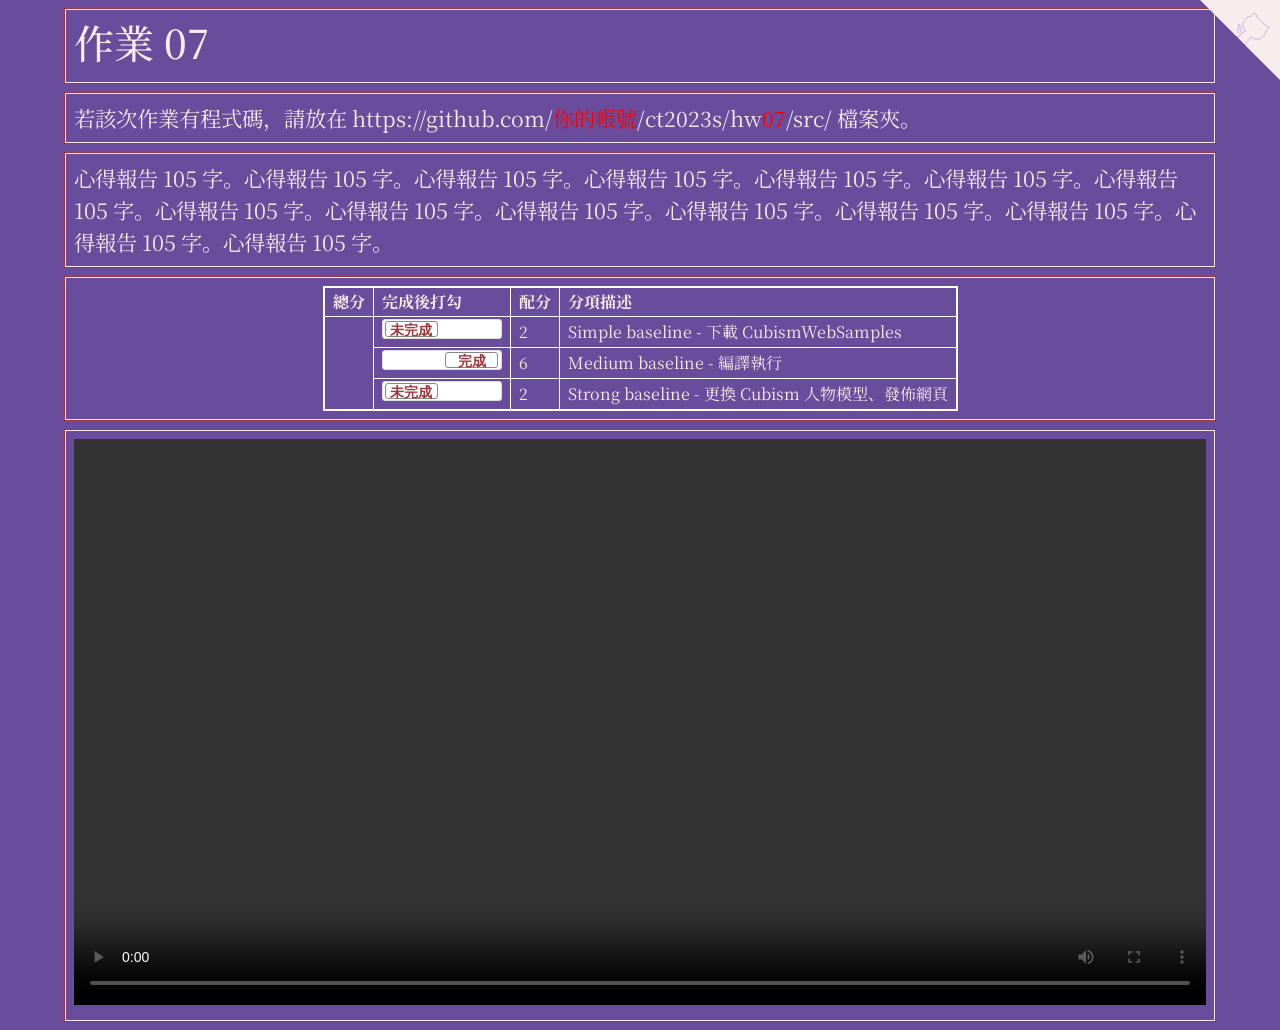
<file: hw07/index.html>
<!doctype html>
<html lang="zh-Hant-TW">
<head>
<!-- Required meta tags -->
<meta charset="utf-8">
<meta name="viewport" content="width=device-width, initial-scale=1">

<!-- D3, jquery -->
<script src="https://d3js.org/d3.v3.min.js" charset="utf-8"></script>
<script src="https://code.jquery.com/jquery-3.6.0.min.js" charset="utf-8"></script>

<!-- Bootstrap CSS -->
<link href="https://cdn.jsdelivr.net/npm/bootstrap@5.1.1/dist/css/bootstrap.min.css" rel="stylesheet">
<script src="https://cdn.jsdelivr.net/npm/bootstrap@5.1.1/dist/js/bootstrap.bundle.min.js"></script>

<title>作品集 Portfolio</title>
<style type="text/css">
  @import url('https://fonts.googleapis.com/css2?family=Noto+Serif+JP:wght@200&display=swap');

  table {
  border-collapse: collapse;
  border: 2px solid white; /* rgba(217,140,144,1) */
  font-size:  12pt;
  margin-left: auto;
  margin-right: auto;
  }

  td,
  th {
  border: 1px solid white;
  padding: 2px 8px;
  }

  .flipswitch
  {
      position: relative;
      background: white;
      width: 120px;
      height: 20px;
      -webkit-appearance: initial;
      border-radius: 3px;
      -webkit-tap-highlight-color: rgba(0, 0, 0, 0);
      outline:none;
      font-size: 14px;
      font-family: Trebuchet, Arial, sans-serif;
      font-weight: bold;
      cursor:pointer;
      border:1px solid #ddd;
  }
  .flipswitch:after
  {
      position:absolute;
      top:5%;
      display:block; 
      line-height:16px;
      width:45%;
      height:90%;
      background:#fff;
      box-sizing:border-box;
      text-align:center;
      transition: all 0.3s ease-in 0s; 
      color:rgba(159,53,58,1);
      border:#888 1px solid;
      border-radius:3px;
  }
  .flipswitch:after
  {
      left:2%;
      content: "未完成";
  }
  .flipswitch:checked:after
  {
      left:53%;
      content: "完成";
  }

  body {
    background-color: rgb(106, 76, 156); /* #6A4C9C */
    color: rgb(106, 76, 156);
    font-family: 'Noto Serif JP', serif;
  }

  .container-fluid {
    width:  90%;
  }

  .hw12 {
    border: 1px solid rgb(159, 53, 58);
    margin-top: 8px;
    margin-bottom: 8px;
  }

  .twenty {
    border: 1px solid #f9eced;
    color: #f9eced;
    padding: 8px;
    font-size: 16pt;
  }

  .twenty:hover {
      box-shadow: 0 0 5px 3px #f9eced;
      color: cyan; 
      text-shadow: 0 0 6px #FFFFFF, 0 0 6px #000000;
  }

  .github-corner:hover 
  .octo-arm {
    animation: octocat-wave 560ms ease-in-out
  }
  @keyframes octocat-wave {
    0%,100% {
      transform:rotate(0)
    }
    20%,60% {
      transform:rotate(-25deg)
    }
    40%,80% {
      transform:rotate(10deg)
    }
  }
  @media (max-width:500px) {
    .github-corner:hover 
    .octo-arm {
      animation:none
    }

    .github-corner 
    .octo-arm {
      animation: octocat-wave 560ms ease-in-out
    }
  }

  /* 波浪 */
  a {
    color:yellow;
    text-decoration: none; 
    background: url("data:image/svg+xml,%3Csvg xmlns='http://www.w3.org/2000/svg' viewBox='0 0 20 4'%3E%3Cpath fill='none' stroke='%23fff' d='M0 3.5c5 0 5-3 10-3s5 3 10 3 5-3 10-3 5 3 10 3'/%3E%3C/svg%3E") repeat-x 0 100%; 
    background-size:20px auto; 
    animation: waveMove 1s infinite linear;
  }

  a:hover {
    color:#f30;
    text-decoration: none;
    background: none;
    animation: none;
    text-decoration: underline;
    padding:2px 0;
  }
  @keyframes waveMove {
    from { background-position:0 100%; }
    to { background-position:20px 100%; }
  }
  /* 波浪 */
</style>
</head>
<body>
<!-- https://alexlenail.me/NN-SVG/about.html -->
<a href="https://github.com/你的帳號/ct2023s/" class="github-corner" aria-label="View source on Github">
  <svg width="80" height="80" viewBox="0 0 250 250" style="fill:#f9eced; color:#fff; position: absolute; top: 0; border: 0; right: 0;" aria-hidden="true">
    <path d="M0,0 L115,115 L130,115 L142,142 L250,250 L250,0 Z"></path>
    <path d="M128.3,109.0 C113.8,99.7 119.0,89.6 119.0,89.6 C122.0,82.7 120.5,78.6 120.5,78.6 C119.2,72.0 123.4,76.3 123.4,76.3 C127.3,80.9 125.5,87.3 125.5,87.3 C122.9,97.6 130.6,101.9 134.4,103.2" fill="#f9eced" stroke="#6A4C9C" style="transform-origin: 130px 106px;" class="octo-arm"></path>
    <path d="M115.0,115.0 C114.9,115.1 118.7,116.5 119.8,115.4 L133.7,101.6 C136.9,99.2 139.9,98.4 142.2,98.6 C133.8,88.0 127.5,74.4 143.8,58.0 C148.5,53.4 154.0,51.2 159.7,51.0 C160.3,49.4 163.2,43.6 171.4,40.1 C171.4,40.1 176.1,42.5 178.8,56.2 C183.1,58.6 187.2,61.8 190.9,65.4 C194.5,69.0 197.7,73.2 200.1,77.6 C213.8,80.2 216.3,84.9 216.3,84.9 C212.7,93.1 206.9,96.0 205.4,96.6 C205.1,102.4 203.0,107.8 198.3,112.5 C181.9,128.9 168.3,122.5 157.7,114.1 C157.9,116.9 156.7,120.9 152.7,124.9 L141.0,136.5 C139.8,137.7 141.6,141.9 141.8,141.8 Z" fill="#f9eced" stroke="#6A4C9C" class="octo-body"></path>
  </svg>
</a>

<div class="container-fluid">

  <!-- ------------------------------------------------>
  <div class="row hw12">
    <div class="col-md-12 twenty">
      <h1>作業 07</h1>
    </div>
  </div>

  <!-- ------------------------------------------------>
  <div class="row hw12">
    <div class="col-md-12 twenty">
      若該次作業有程式碼，請放在 https://github.com/<span style="color:red;">你的帳號</span>/ct2023s/hw<span style="color:red;">07</span>/src/ 檔案夾。
    </div>
  </div>

  <!-- ------------------------------------------------>
  <div class="row hw12">
    <div class="col-md-12 twenty">
      心得報告 105 字。心得報告 105 字。心得報告 105 字。心得報告 105 字。心得報告 105 字。心得報告 105 字。心得報告 105 字。心得報告 105 字。心得報告 105 字。心得報告 105 字。心得報告 105 字。心得報告 105 字。心得報告 105 字。心得報告 105 字。心得報告 105 字。
    </div>
  </div>

  <!-- ------------------------------------------------>
  <div class="row hw12">
    <div class="col-md-12 twenty">
      <table>
        <tr>
          <th>總分</th>
          <th>完成後打勾</th>
          <th>配分</th>
          <th>分項描述</th>
        </tr>
        <tr>
          <td rowspan="7" id="myTotal"></td>
          <td><input type="checkbox" class="flipswitch" id="myCheckbox1"></td>
          <td id='m1'>2</td>
          <td>Simple baseline - 下載 CubismWebSamples</td>
        </tr>
        <tr>
          <td><input type="checkbox" class="flipswitch" id="myCheckbox2" checked></td>
          <td id='m2'>6</td>
          <td>Medium baseline - 編譯執行 </td>
        </tr>
        <tr>
          <td><input type="checkbox" class="flipswitch" id="myCheckbox3"></td>
          <td id='m3'>2</td>
          <td>Strong baseline - 更換 Cubism 人物模型、發佈網頁 </td>
        </tr>
      </table>
    </div>
  </div>

  <!-- ------------------------------------------------>
  <div class="row hw12">
    <div class="col-md-12 twenty">
      <video id="video1" style="width:100%;max-width:100%;" controls="">
        <source src="https://www.w3schools.com/html/mov_bbb.mp4" type="video/mp4">
      </video>
    </div>
  </div>

  <!-- ------------------------------------------------>

  <!-- ------------------------------------------------>


<script>
  $(function() {
    var f = function() {
      $(this).next().text($(this).is(':checked') ? '做完' : '未做完');
    };
    $('input').change(f).trigger('change');
  });

  d3.select("#myCheckbox1").on("change",update);
  d3.select("#myCheckbox2").on("change",update);
  d3.select("#myCheckbox3").on("change",update);
  d3.select("#myCheckbox4").on("change",update);
  d3.select("#myCheckbox5").on("change",update);
  d3.select("#myCheckbox6").on("change",update);
  d3.select("#myCheckbox7").on("change",update);

  update();
  
  function update(){

    var score = 0;

    if (d3.select("#myCheckbox1").property("checked")){
      score += parseInt(d3.select('#m1').html());
    }

    if (d3.select("#myCheckbox2").property("checked")){
      score += parseInt(d3.select('#m2').html());   
    }

    if (d3.select("#myCheckbox3").property("checked")){
      score += parseInt(d3.select('#m3').html());   
    }

    d3.select("#myTotal").html(score);    
  }
</script>

</body>
</html>
</file>
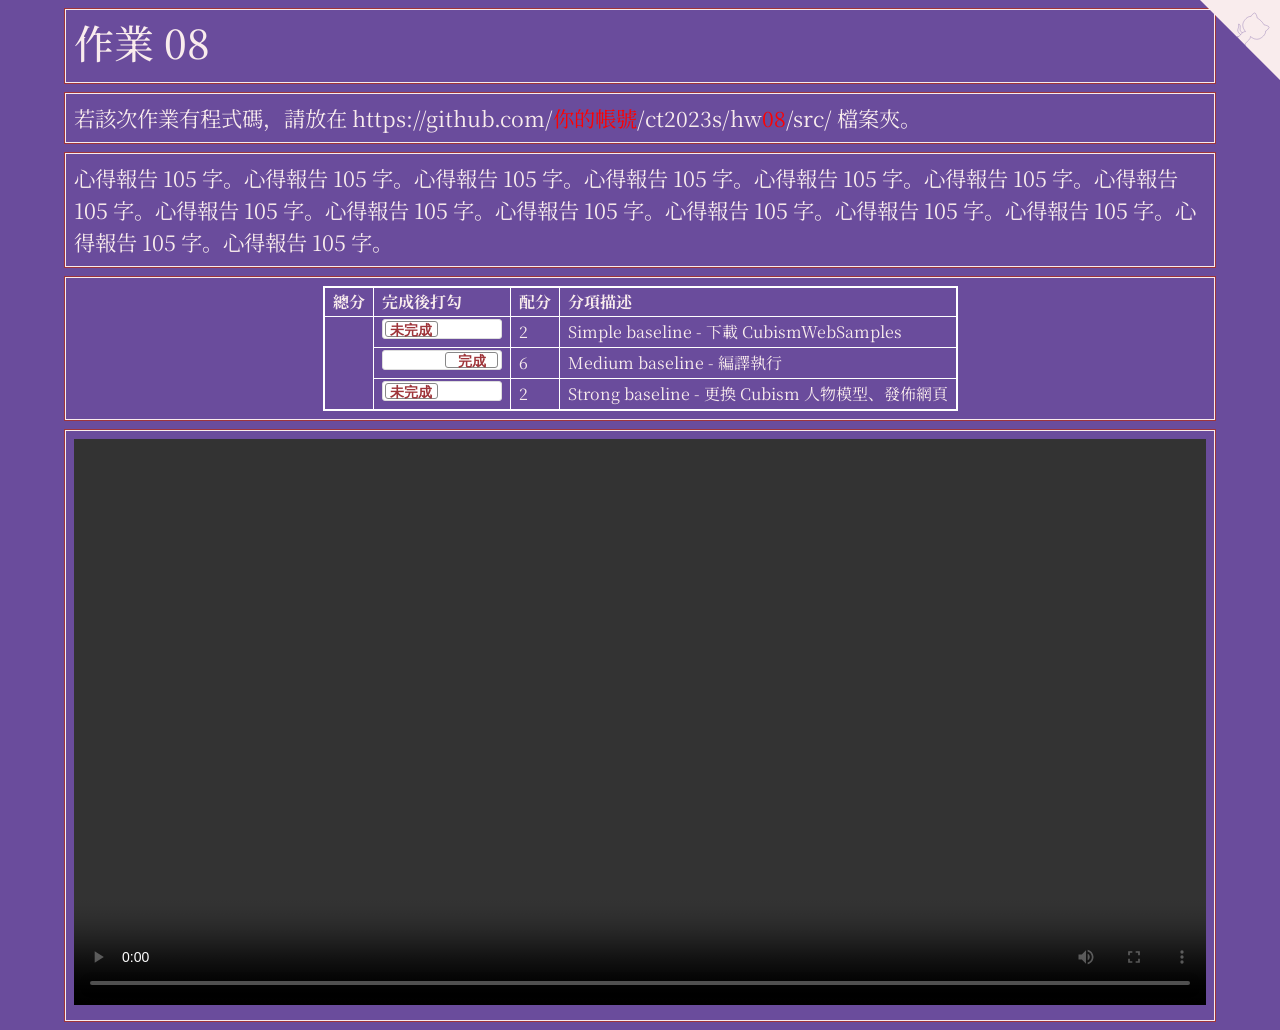
<file: hw08/index.html>
<!doctype html>
<html lang="zh-Hant-TW">
<head>
<!-- Required meta tags -->
<meta charset="utf-8">
<meta name="viewport" content="width=device-width, initial-scale=1">

<!-- D3, jquery -->
<script src="https://d3js.org/d3.v3.min.js" charset="utf-8"></script>
<script src="https://code.jquery.com/jquery-3.6.0.min.js" charset="utf-8"></script>

<!-- Bootstrap CSS -->
<link href="https://cdn.jsdelivr.net/npm/bootstrap@5.1.1/dist/css/bootstrap.min.css" rel="stylesheet">
<script src="https://cdn.jsdelivr.net/npm/bootstrap@5.1.1/dist/js/bootstrap.bundle.min.js"></script>

<title>作品集 Portfolio</title>
<style type="text/css">
  @import url('https://fonts.googleapis.com/css2?family=Noto+Serif+JP:wght@200&display=swap');

  table {
  border-collapse: collapse;
  border: 2px solid white; /* rgba(217,140,144,1) */
  font-size:  12pt;
  margin-left: auto;
  margin-right: auto;
  }

  td,
  th {
  border: 1px solid white;
  padding: 2px 8px;
  }

  .flipswitch
  {
      position: relative;
      background: white;
      width: 120px;
      height: 20px;
      -webkit-appearance: initial;
      border-radius: 3px;
      -webkit-tap-highlight-color: rgba(0, 0, 0, 0);
      outline:none;
      font-size: 14px;
      font-family: Trebuchet, Arial, sans-serif;
      font-weight: bold;
      cursor:pointer;
      border:1px solid #ddd;
  }
  .flipswitch:after
  {
      position:absolute;
      top:5%;
      display:block; 
      line-height:16px;
      width:45%;
      height:90%;
      background:#fff;
      box-sizing:border-box;
      text-align:center;
      transition: all 0.3s ease-in 0s; 
      color:rgba(159,53,58,1);
      border:#888 1px solid;
      border-radius:3px;
  }
  .flipswitch:after
  {
      left:2%;
      content: "未完成";
  }
  .flipswitch:checked:after
  {
      left:53%;
      content: "完成";
  }

  body {
    background-color: rgb(106, 76, 156); /* #6A4C9C */
    color: rgb(106, 76, 156);
    font-family: 'Noto Serif JP', serif;
  }

  .container-fluid {
    width:  90%;
  }

  .hw12 {
    border: 1px solid rgb(159, 53, 58);
    margin-top: 8px;
    margin-bottom: 8px;
  }

  .twenty {
    border: 1px solid #f9eced;
    color: #f9eced;
    padding: 8px;
    font-size: 16pt;
  }

  .twenty:hover {
      box-shadow: 0 0 5px 3px #f9eced;
      color: cyan; 
      text-shadow: 0 0 6px #FFFFFF, 0 0 6px #000000;
  }

  .github-corner:hover 
  .octo-arm {
    animation: octocat-wave 560ms ease-in-out
  }
  @keyframes octocat-wave {
    0%,100% {
      transform:rotate(0)
    }
    20%,60% {
      transform:rotate(-25deg)
    }
    40%,80% {
      transform:rotate(10deg)
    }
  }
  @media (max-width:500px) {
    .github-corner:hover 
    .octo-arm {
      animation:none
    }

    .github-corner 
    .octo-arm {
      animation: octocat-wave 560ms ease-in-out
    }
  }

  /* 波浪 */
  a {
    color:yellow;
    text-decoration: none; 
    background: url("data:image/svg+xml,%3Csvg xmlns='http://www.w3.org/2000/svg' viewBox='0 0 20 4'%3E%3Cpath fill='none' stroke='%23fff' d='M0 3.5c5 0 5-3 10-3s5 3 10 3 5-3 10-3 5 3 10 3'/%3E%3C/svg%3E") repeat-x 0 100%; 
    background-size:20px auto; 
    animation: waveMove 1s infinite linear;
  }

  a:hover {
    color:#f30;
    text-decoration: none;
    background: none;
    animation: none;
    text-decoration: underline;
    padding:2px 0;
  }
  @keyframes waveMove {
    from { background-position:0 100%; }
    to { background-position:20px 100%; }
  }
  /* 波浪 */
</style>
</head>
<body>
<!-- https://alexlenail.me/NN-SVG/about.html -->
<a href="https://github.com/你的帳號/ct2023s/" class="github-corner" aria-label="View source on Github">
  <svg width="80" height="80" viewBox="0 0 250 250" style="fill:#f9eced; color:#fff; position: absolute; top: 0; border: 0; right: 0;" aria-hidden="true">
    <path d="M0,0 L115,115 L130,115 L142,142 L250,250 L250,0 Z"></path>
    <path d="M128.3,109.0 C113.8,99.7 119.0,89.6 119.0,89.6 C122.0,82.7 120.5,78.6 120.5,78.6 C119.2,72.0 123.4,76.3 123.4,76.3 C127.3,80.9 125.5,87.3 125.5,87.3 C122.9,97.6 130.6,101.9 134.4,103.2" fill="#f9eced" stroke="#6A4C9C" style="transform-origin: 130px 106px;" class="octo-arm"></path>
    <path d="M115.0,115.0 C114.9,115.1 118.7,116.5 119.8,115.4 L133.7,101.6 C136.9,99.2 139.9,98.4 142.2,98.6 C133.8,88.0 127.5,74.4 143.8,58.0 C148.5,53.4 154.0,51.2 159.7,51.0 C160.3,49.4 163.2,43.6 171.4,40.1 C171.4,40.1 176.1,42.5 178.8,56.2 C183.1,58.6 187.2,61.8 190.9,65.4 C194.5,69.0 197.7,73.2 200.1,77.6 C213.8,80.2 216.3,84.9 216.3,84.9 C212.7,93.1 206.9,96.0 205.4,96.6 C205.1,102.4 203.0,107.8 198.3,112.5 C181.9,128.9 168.3,122.5 157.7,114.1 C157.9,116.9 156.7,120.9 152.7,124.9 L141.0,136.5 C139.8,137.7 141.6,141.9 141.8,141.8 Z" fill="#f9eced" stroke="#6A4C9C" class="octo-body"></path>
  </svg>
</a>

<div class="container-fluid">

  <!-- ------------------------------------------------>
  <div class="row hw12">
    <div class="col-md-12 twenty">
      <h1>作業 08</h1>
    </div>
  </div>

  <!-- ------------------------------------------------>
  <div class="row hw12">
    <div class="col-md-12 twenty">
      若該次作業有程式碼，請放在 https://github.com/<span style="color:red;">你的帳號</span>/ct2023s/hw<span style="color:red;">08</span>/src/ 檔案夾。
    </div>
  </div>

  <!-- ------------------------------------------------>
  <div class="row hw12">
    <div class="col-md-12 twenty">
      心得報告 105 字。心得報告 105 字。心得報告 105 字。心得報告 105 字。心得報告 105 字。心得報告 105 字。心得報告 105 字。心得報告 105 字。心得報告 105 字。心得報告 105 字。心得報告 105 字。心得報告 105 字。心得報告 105 字。心得報告 105 字。心得報告 105 字。
    </div>
  </div>

  <!-- ------------------------------------------------>
  <div class="row hw12">
    <div class="col-md-12 twenty">
      <table>
        <tr>
          <th>總分</th>
          <th>完成後打勾</th>
          <th>配分</th>
          <th>分項描述</th>
        </tr>
        <tr>
          <td rowspan="7" id="myTotal"></td>
          <td><input type="checkbox" class="flipswitch" id="myCheckbox1"></td>
          <td id='m1'>2</td>
          <td>Simple baseline - 下載 CubismWebSamples</td>
        </tr>
        <tr>
          <td><input type="checkbox" class="flipswitch" id="myCheckbox2" checked></td>
          <td id='m2'>6</td>
          <td>Medium baseline - 編譯執行 </td>
        </tr>
        <tr>
          <td><input type="checkbox" class="flipswitch" id="myCheckbox3"></td>
          <td id='m3'>2</td>
          <td>Strong baseline - 更換 Cubism 人物模型、發佈網頁 </td>
        </tr>
      </table>
    </div>
  </div>

  <!-- ------------------------------------------------>
  <div class="row hw12">
    <div class="col-md-12 twenty">
      <video id="video1" style="width:100%;max-width:100%;" controls="">
        <source src="https://www.w3schools.com/html/mov_bbb.mp4" type="video/mp4">
      </video>
    </div>
  </div>

  <!-- ------------------------------------------------>

  <!-- ------------------------------------------------>


<script>
  $(function() {
    var f = function() {
      $(this).next().text($(this).is(':checked') ? '做完' : '未做完');
    };
    $('input').change(f).trigger('change');
  });

  d3.select("#myCheckbox1").on("change",update);
  d3.select("#myCheckbox2").on("change",update);
  d3.select("#myCheckbox3").on("change",update);
  d3.select("#myCheckbox4").on("change",update);
  d3.select("#myCheckbox5").on("change",update);
  d3.select("#myCheckbox6").on("change",update);
  d3.select("#myCheckbox7").on("change",update);

  update();
  
  function update(){

    var score = 0;

    if (d3.select("#myCheckbox1").property("checked")){
      score += parseInt(d3.select('#m1').html());
    }

    if (d3.select("#myCheckbox2").property("checked")){
      score += parseInt(d3.select('#m2').html());   
    }

    if (d3.select("#myCheckbox3").property("checked")){
      score += parseInt(d3.select('#m3').html());   
    }

    d3.select("#myTotal").html(score);    
  }
</script>

</body>
</html>
</file>
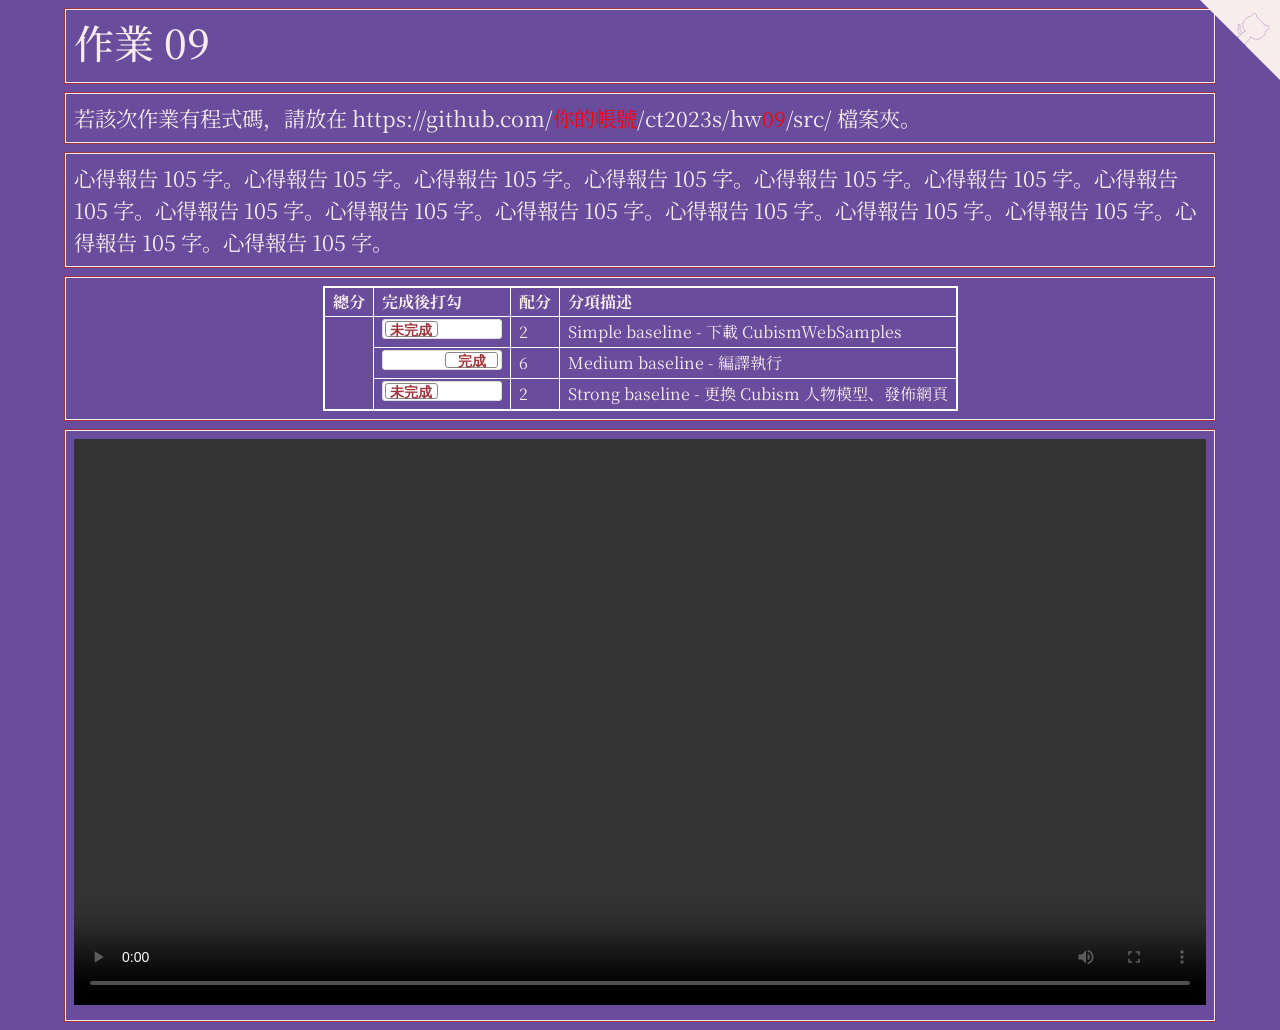
<file: hw09/index.html>
<!doctype html>
<html lang="zh-Hant-TW">
<head>
<!-- Required meta tags -->
<meta charset="utf-8">
<meta name="viewport" content="width=device-width, initial-scale=1">

<!-- D3, jquery -->
<script src="https://d3js.org/d3.v3.min.js" charset="utf-8"></script>
<script src="https://code.jquery.com/jquery-3.6.0.min.js" charset="utf-8"></script>

<!-- Bootstrap CSS -->
<link href="https://cdn.jsdelivr.net/npm/bootstrap@5.1.1/dist/css/bootstrap.min.css" rel="stylesheet">
<script src="https://cdn.jsdelivr.net/npm/bootstrap@5.1.1/dist/js/bootstrap.bundle.min.js"></script>

<title>作品集 Portfolio</title>
<style type="text/css">
  @import url('https://fonts.googleapis.com/css2?family=Noto+Serif+JP:wght@200&display=swap');

  table {
  border-collapse: collapse;
  border: 2px solid white; /* rgba(217,140,144,1) */
  font-size:  12pt;
  margin-left: auto;
  margin-right: auto;
  }

  td,
  th {
  border: 1px solid white;
  padding: 2px 8px;
  }

  .flipswitch
  {
      position: relative;
      background: white;
      width: 120px;
      height: 20px;
      -webkit-appearance: initial;
      border-radius: 3px;
      -webkit-tap-highlight-color: rgba(0, 0, 0, 0);
      outline:none;
      font-size: 14px;
      font-family: Trebuchet, Arial, sans-serif;
      font-weight: bold;
      cursor:pointer;
      border:1px solid #ddd;
  }
  .flipswitch:after
  {
      position:absolute;
      top:5%;
      display:block; 
      line-height:16px;
      width:45%;
      height:90%;
      background:#fff;
      box-sizing:border-box;
      text-align:center;
      transition: all 0.3s ease-in 0s; 
      color:rgba(159,53,58,1);
      border:#888 1px solid;
      border-radius:3px;
  }
  .flipswitch:after
  {
      left:2%;
      content: "未完成";
  }
  .flipswitch:checked:after
  {
      left:53%;
      content: "完成";
  }

  body {
    background-color: rgb(106, 76, 156); /* #6A4C9C */
    color: rgb(106, 76, 156);
    font-family: 'Noto Serif JP', serif;
  }

  .container-fluid {
    width:  90%;
  }

  .hw12 {
    border: 1px solid rgb(159, 53, 58);
    margin-top: 8px;
    margin-bottom: 8px;
  }

  .twenty {
    border: 1px solid #f9eced;
    color: #f9eced;
    padding: 8px;
    font-size: 16pt;
  }

  .twenty:hover {
      box-shadow: 0 0 5px 3px #f9eced;
      color: cyan; 
      text-shadow: 0 0 6px #FFFFFF, 0 0 6px #000000;
  }

  .github-corner:hover 
  .octo-arm {
    animation: octocat-wave 560ms ease-in-out
  }
  @keyframes octocat-wave {
    0%,100% {
      transform:rotate(0)
    }
    20%,60% {
      transform:rotate(-25deg)
    }
    40%,80% {
      transform:rotate(10deg)
    }
  }
  @media (max-width:500px) {
    .github-corner:hover 
    .octo-arm {
      animation:none
    }

    .github-corner 
    .octo-arm {
      animation: octocat-wave 560ms ease-in-out
    }
  }

  /* 波浪 */
  a {
    color:yellow;
    text-decoration: none; 
    background: url("data:image/svg+xml,%3Csvg xmlns='http://www.w3.org/2000/svg' viewBox='0 0 20 4'%3E%3Cpath fill='none' stroke='%23fff' d='M0 3.5c5 0 5-3 10-3s5 3 10 3 5-3 10-3 5 3 10 3'/%3E%3C/svg%3E") repeat-x 0 100%; 
    background-size:20px auto; 
    animation: waveMove 1s infinite linear;
  }

  a:hover {
    color:#f30;
    text-decoration: none;
    background: none;
    animation: none;
    text-decoration: underline;
    padding:2px 0;
  }
  @keyframes waveMove {
    from { background-position:0 100%; }
    to { background-position:20px 100%; }
  }
  /* 波浪 */
</style>
</head>
<body>
<!-- https://alexlenail.me/NN-SVG/about.html -->
<a href="https://github.com/你的帳號/ct2023s/" class="github-corner" aria-label="View source on Github">
  <svg width="80" height="80" viewBox="0 0 250 250" style="fill:#f9eced; color:#fff; position: absolute; top: 0; border: 0; right: 0;" aria-hidden="true">
    <path d="M0,0 L115,115 L130,115 L142,142 L250,250 L250,0 Z"></path>
    <path d="M128.3,109.0 C113.8,99.7 119.0,89.6 119.0,89.6 C122.0,82.7 120.5,78.6 120.5,78.6 C119.2,72.0 123.4,76.3 123.4,76.3 C127.3,80.9 125.5,87.3 125.5,87.3 C122.9,97.6 130.6,101.9 134.4,103.2" fill="#f9eced" stroke="#6A4C9C" style="transform-origin: 130px 106px;" class="octo-arm"></path>
    <path d="M115.0,115.0 C114.9,115.1 118.7,116.5 119.8,115.4 L133.7,101.6 C136.9,99.2 139.9,98.4 142.2,98.6 C133.8,88.0 127.5,74.4 143.8,58.0 C148.5,53.4 154.0,51.2 159.7,51.0 C160.3,49.4 163.2,43.6 171.4,40.1 C171.4,40.1 176.1,42.5 178.8,56.2 C183.1,58.6 187.2,61.8 190.9,65.4 C194.5,69.0 197.7,73.2 200.1,77.6 C213.8,80.2 216.3,84.9 216.3,84.9 C212.7,93.1 206.9,96.0 205.4,96.6 C205.1,102.4 203.0,107.8 198.3,112.5 C181.9,128.9 168.3,122.5 157.7,114.1 C157.9,116.9 156.7,120.9 152.7,124.9 L141.0,136.5 C139.8,137.7 141.6,141.9 141.8,141.8 Z" fill="#f9eced" stroke="#6A4C9C" class="octo-body"></path>
  </svg>
</a>

<div class="container-fluid">

  <!-- ------------------------------------------------>
  <div class="row hw12">
    <div class="col-md-12 twenty">
      <h1>作業 09</h1>
    </div>
  </div>

  <!-- ------------------------------------------------>
  <div class="row hw12">
    <div class="col-md-12 twenty">
      若該次作業有程式碼，請放在 https://github.com/<span style="color:red;">你的帳號</span>/ct2023s/hw<span style="color:red;">09</span>/src/ 檔案夾。
    </div>
  </div>

  <!-- ------------------------------------------------>
  <div class="row hw12">
    <div class="col-md-12 twenty">
      心得報告 105 字。心得報告 105 字。心得報告 105 字。心得報告 105 字。心得報告 105 字。心得報告 105 字。心得報告 105 字。心得報告 105 字。心得報告 105 字。心得報告 105 字。心得報告 105 字。心得報告 105 字。心得報告 105 字。心得報告 105 字。心得報告 105 字。
    </div>
  </div>

  <!-- ------------------------------------------------>
  <div class="row hw12">
    <div class="col-md-12 twenty">
      <table>
        <tr>
          <th>總分</th>
          <th>完成後打勾</th>
          <th>配分</th>
          <th>分項描述</th>
        </tr>
        <tr>
          <td rowspan="7" id="myTotal"></td>
          <td><input type="checkbox" class="flipswitch" id="myCheckbox1"></td>
          <td id='m1'>2</td>
          <td>Simple baseline - 下載 CubismWebSamples</td>
        </tr>
        <tr>
          <td><input type="checkbox" class="flipswitch" id="myCheckbox2" checked></td>
          <td id='m2'>6</td>
          <td>Medium baseline - 編譯執行 </td>
        </tr>
        <tr>
          <td><input type="checkbox" class="flipswitch" id="myCheckbox3"></td>
          <td id='m3'>2</td>
          <td>Strong baseline - 更換 Cubism 人物模型、發佈網頁 </td>
        </tr>
      </table>
    </div>
  </div>

  <!-- ------------------------------------------------>
  <div class="row hw12">
    <div class="col-md-12 twenty">
      <video id="video1" style="width:100%;max-width:100%;" controls="">
        <source src="https://www.w3schools.com/html/mov_bbb.mp4" type="video/mp4">
      </video>
    </div>
  </div>

  <!-- ------------------------------------------------>

  <!-- ------------------------------------------------>


<script>
  $(function() {
    var f = function() {
      $(this).next().text($(this).is(':checked') ? '做完' : '未做完');
    };
    $('input').change(f).trigger('change');
  });

  d3.select("#myCheckbox1").on("change",update);
  d3.select("#myCheckbox2").on("change",update);
  d3.select("#myCheckbox3").on("change",update);
  d3.select("#myCheckbox4").on("change",update);
  d3.select("#myCheckbox5").on("change",update);
  d3.select("#myCheckbox6").on("change",update);
  d3.select("#myCheckbox7").on("change",update);

  update();
  
  function update(){

    var score = 0;

    if (d3.select("#myCheckbox1").property("checked")){
      score += parseInt(d3.select('#m1').html());
    }

    if (d3.select("#myCheckbox2").property("checked")){
      score += parseInt(d3.select('#m2').html());   
    }

    if (d3.select("#myCheckbox3").property("checked")){
      score += parseInt(d3.select('#m3').html());   
    }

    d3.select("#myTotal").html(score);    
  }
</script>

</body>
</html>
</file>
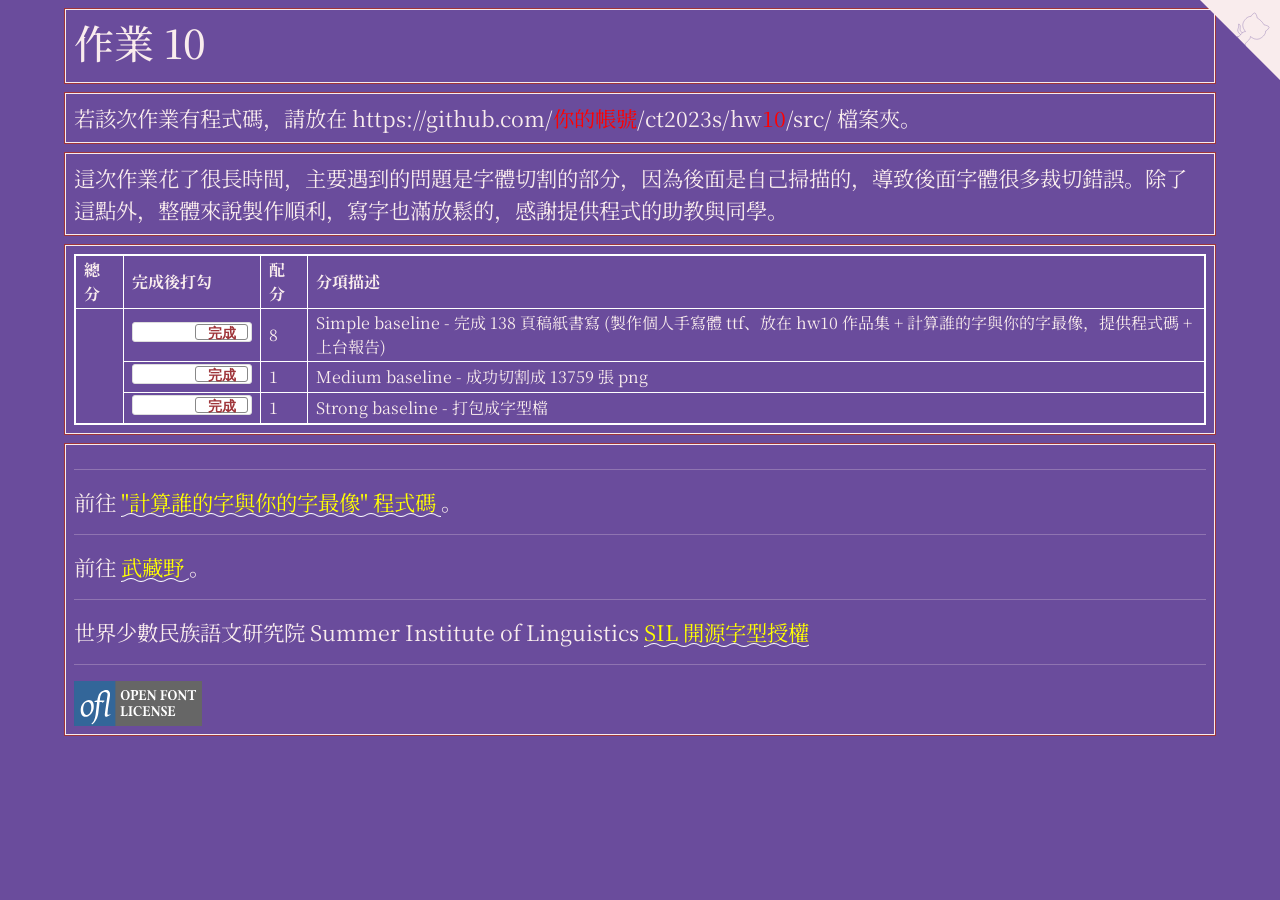
<file: hw10/index.html>
<!doctype html>
<html lang="zh-Hant-TW">
<head>
<!-- Required meta tags -->
<meta charset="utf-8">
<meta name="viewport" content="width=device-width, initial-scale=1">

<!-- D3, jquery -->
<script src="https://d3js.org/d3.v3.min.js" charset="utf-8"></script>
<script src="https://code.jquery.com/jquery-3.6.0.min.js" charset="utf-8"></script>

<!-- Bootstrap CSS -->
<link href="https://cdn.jsdelivr.net/npm/bootstrap@5.1.1/dist/css/bootstrap.min.css" rel="stylesheet">
<script src="https://cdn.jsdelivr.net/npm/bootstrap@5.1.1/dist/js/bootstrap.bundle.min.js"></script>

<title>作品集 Portfolio</title>
<!-- https://alexlenail.me/NN-SVG/about.html -->
<link rel="icon" href="../hw00/favicon.svg"/>
<style type="text/css">
  @import url('https://fonts.googleapis.com/css2?family=Noto+Serif+JP:wght@200&display=swap');

  table {
  border-collapse: collapse;
  border: 2px solid white; /* rgba(217,140,144,1) */
  font-size:  12pt;
  margin-left: auto;
  margin-right: auto;
  }

  td,
  th {
  border: 1px solid white;
  padding: 2px 8px;
  }

  .flipswitch
  {
      position: relative;
      background: white;
      width: 120px;
      height: 20px;
      -webkit-appearance: initial;
      border-radius: 3px;
      -webkit-tap-highlight-color: rgba(0, 0, 0, 0);
      outline:none;
      font-size: 14px;
      font-family: Trebuchet, Arial, sans-serif;
      font-weight: bold;
      cursor:pointer;
      border:1px solid #ddd;
  }
  .flipswitch:after
  {
      position:absolute;
      top:5%;
      display:block; 
      line-height:16px;
      width:45%;
      height:90%;
      background:#fff;
      box-sizing:border-box;
      text-align:center;
      transition: all 0.3s ease-in 0s; 
      color:rgba(159,53,58,1);
      border:#888 1px solid;
      border-radius:3px;
  }
  .flipswitch:after
  {
      left:2%;
      content: "未完成";
  }
  .flipswitch:checked:after
  {
      left:53%;
      content: "完成";
  }

  body {
    background-color: rgb(106, 76, 156); /* #6A4C9C */
    color: rgb(106, 76, 156);
    font-family: 'Noto Serif JP', serif;
  }

  .container-fluid {
    width:  90%;
  }

  .hw12 {
    border: 1px solid rgb(159, 53, 58);
    margin-top: 8px;
    margin-bottom: 8px;
  }

  .twenty {
    border: 1px solid #f9eced;
    color: #f9eced;
    padding: 8px;
    font-size: 16pt;
  }

  .twenty:hover {
      box-shadow: 0 0 5px 3px #f9eced;
      color: cyan; 
      text-shadow: 0 0 6px #FFFFFF, 0 0 6px #000000;
  }

  .github-corner:hover 
  .octo-arm {
    animation: octocat-wave 560ms ease-in-out
  }
  @keyframes octocat-wave {
    0%,100% {
      transform:rotate(0)
    }
    20%,60% {
      transform:rotate(-25deg)
    }
    40%,80% {
      transform:rotate(10deg)
    }
  }
  @media (max-width:500px) {
    .github-corner:hover 
    .octo-arm {
      animation:none
    }

    .github-corner 
    .octo-arm {
      animation: octocat-wave 560ms ease-in-out
    }
  }

  /* 波浪 */
  a {
    color:yellow;
    text-decoration: none; 
    background: url("data:image/svg+xml,%3Csvg xmlns='http://www.w3.org/2000/svg' viewBox='0 0 20 4'%3E%3Cpath fill='none' stroke='%23fff' d='M0 3.5c5 0 5-3 10-3s5 3 10 3 5-3 10-3 5 3 10 3'/%3E%3C/svg%3E") repeat-x 0 100%; 
    background-size:20px auto; 
    animation: waveMove 1s infinite linear;
  }

  a:hover {
    color:#f30;
    text-decoration: none;
    background: none;
    animation: none;
    text-decoration: underline;
    padding:2px 0;
  }
  @keyframes waveMove {
    from { background-position:0 100%; }
    to { background-position:20px 100%; }
  }
  /* 波浪 */
</style>
  
</head>
<body>
<!-- https://alexlenail.me/NN-SVG/about.html -->
<a href="https://github.com/你的帳號/ct2023s/" class="github-corner" aria-label="View source on Github">
  <svg width="80" height="80" viewBox="0 0 250 250" style="fill:#f9eced; color:#fff; position: absolute; top: 0; border: 0; right: 0;" aria-hidden="true">
    <path d="M0,0 L115,115 L130,115 L142,142 L250,250 L250,0 Z"></path>
    <path d="M128.3,109.0 C113.8,99.7 119.0,89.6 119.0,89.6 C122.0,82.7 120.5,78.6 120.5,78.6 C119.2,72.0 123.4,76.3 123.4,76.3 C127.3,80.9 125.5,87.3 125.5,87.3 C122.9,97.6 130.6,101.9 134.4,103.2" fill="#f9eced" stroke="#6A4C9C" style="transform-origin: 130px 106px;" class="octo-arm"></path>
    <path d="M115.0,115.0 C114.9,115.1 118.7,116.5 119.8,115.4 L133.7,101.6 C136.9,99.2 139.9,98.4 142.2,98.6 C133.8,88.0 127.5,74.4 143.8,58.0 C148.5,53.4 154.0,51.2 159.7,51.0 C160.3,49.4 163.2,43.6 171.4,40.1 C171.4,40.1 176.1,42.5 178.8,56.2 C183.1,58.6 187.2,61.8 190.9,65.4 C194.5,69.0 197.7,73.2 200.1,77.6 C213.8,80.2 216.3,84.9 216.3,84.9 C212.7,93.1 206.9,96.0 205.4,96.6 C205.1,102.4 203.0,107.8 198.3,112.5 C181.9,128.9 168.3,122.5 157.7,114.1 C157.9,116.9 156.7,120.9 152.7,124.9 L141.0,136.5 C139.8,137.7 141.6,141.9 141.8,141.8 Z" fill="#f9eced" stroke="#6A4C9C" class="octo-body"></path>
  </svg>
</a>

<div class="container-fluid">

  <!-- ------------------------------------------------>
  <div class="row hw12">
    <div class="col-md-12 twenty">
      <h1>作業 10</h1>
    </div>
  </div>

  <!-- ------------------------------------------------>
  <div class="row hw12">
    <div class="col-md-12 twenty">
      若該次作業有程式碼，請放在 https://github.com/<span style="color:red;">你的帳號</span>/ct2023s/hw<span style="color:red;">10</span>/src/ 檔案夾。
    </div>
  </div>

  <!-- ------------------------------------------------>
  <div class="row hw12">
    <div class="col-md-12 twenty">
      這次作業花了很長時間，主要遇到的問題是字體切割的部分，因為後面是自己掃描的，導致後面字體很多裁切錯誤。除了這點外，整體來說製作順利，寫字也滿放鬆的，感謝提供程式的助教與同學。
    </div>
  </div>

  <!-- ------------------------------------------------>
  <div class="row hw12">
    <div class="col-md-12 twenty">
      <table>
        <tr>
          <th>總分</th>
          <th>完成後打勾</th>
          <th>配分</th>
          <th>分項描述</th>
        </tr>
        <tr>
          <td rowspan="7" id="myTotal"></td>
          <td><input type="checkbox" class="flipswitch" id="myCheckbox1" checked></td>
          <td id='m1'>8</td>
          <td>Simple baseline - 完成 138 頁稿紙書寫 (製作個人手寫體 ttf、放在 hw10 作品集 + 計算誰的字與你的字最像，提供程式碼 + 上台報告)</td>
        </tr>
        <tr>
          <td><input type="checkbox" class="flipswitch" id="myCheckbox2" checked></td>
          <td id='m2'>1</td>
          <td>Medium baseline - 成功切割成 13759 張 png </td>
        </tr>
        <tr>
          <td><input type="checkbox" class="flipswitch" id="myCheckbox3" checked></td>
          <td id='m3'>1</td>
          <td>Strong baseline - 打包成字型檔 </td>
        </tr>
      </table>
    </div>
  </div>

  <!-- ------------------------------------------------>
  <div class="row hw12">
    <div class="col-md-12 twenty">
      <hr>
      前往 <a href="https://github.com/t598092/ct2023s/hw10/src" target="_blank"> "計算誰的字與你的字最像" 程式碼 </a>。

      <hr>      
      前往 <a href="final.html"> 武藏野 </a>。

      <hr>

      世界少數民族語文研究院 Summer Institute of Linguistics <a href="https://en.wikipedia.org/wiki/SIL_Open_Font_License"> SIL 開源字型授權</a> 

      <hr>
      <img src="OFL_logo_rect_color.svg" width="128pt" />
    </div>
  </div>

  <!-- ------------------------------------------------>

  <!-- ------------------------------------------------>


<script>
  $(function() {
    var f = function() {
      $(this).next().text($(this).is(':checked') ? '做完' : '未做完');
    };
    $('input').change(f).trigger('change');
  });

  d3.select("#myCheckbox1").on("change",update);
  d3.select("#myCheckbox2").on("change",update);
  d3.select("#myCheckbox3").on("change",update);
  d3.select("#myCheckbox4").on("change",update);
  d3.select("#myCheckbox5").on("change",update);
  d3.select("#myCheckbox6").on("change",update);
  d3.select("#myCheckbox7").on("change",update);

  update();
  
  function update(){

    var score = 0;

    if (d3.select("#myCheckbox1").property("checked")){
      score += parseInt(d3.select('#m1').html());
    }

    if (d3.select("#myCheckbox2").property("checked")){
      score += parseInt(d3.select('#m2').html());   
    }

    if (d3.select("#myCheckbox3").property("checked")){
      score += parseInt(d3.select('#m3').html());   
    }

    d3.select("#myTotal").html(score);    
  }
</script>

</body>
</html>
</file>
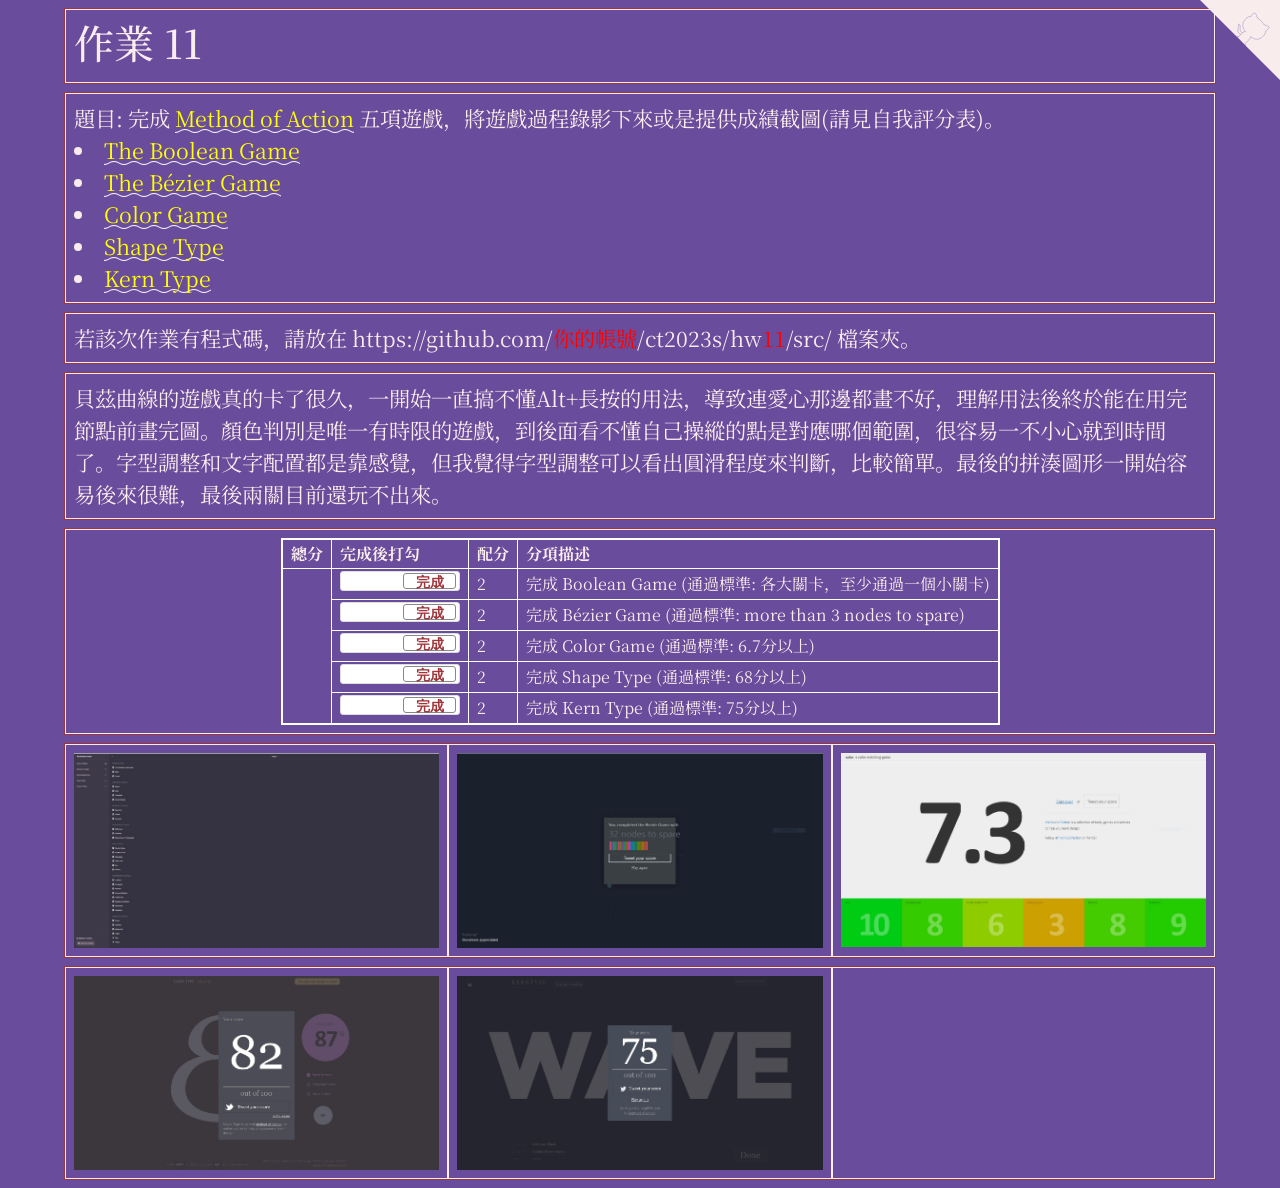
<file: hw11/index.html>
<!doctype html>
<html lang="zh-Hant-TW">
<head>
<!-- Required meta tags -->
<meta charset="utf-8">
<meta name="viewport" content="width=device-width, initial-scale=1">

<!-- D3, jquery -->
<script src="https://d3js.org/d3.v3.min.js" charset="utf-8"></script>
<script src="https://code.jquery.com/jquery-3.6.0.min.js" charset="utf-8"></script>

<!-- Bootstrap CSS -->
<link href="https://cdn.jsdelivr.net/npm/bootstrap@5.1.1/dist/css/bootstrap.min.css" rel="stylesheet">
<script src="https://cdn.jsdelivr.net/npm/bootstrap@5.1.1/dist/js/bootstrap.bundle.min.js"></script>

<title>作品集 Portfolio</title>
<style type="text/css">
  @import url('https://fonts.googleapis.com/css2?family=Noto+Serif+JP:wght@200&display=swap');

  table {
  border-collapse: collapse;
  border: 2px solid white; /* rgba(217,140,144,1) */
  font-size:  12pt;
  margin-left: auto;
  margin-right: auto;
  }

  td,
  th {
  border: 1px solid white;
  padding: 2px 8px;
  }

  .flipswitch
  {
      position: relative;
      background: white;
      width: 120px;
      height: 20px;
      -webkit-appearance: initial;
      border-radius: 3px;
      -webkit-tap-highlight-color: rgba(0, 0, 0, 0);
      outline:none;
      font-size: 14px;
      font-family: Trebuchet, Arial, sans-serif;
      font-weight: bold;
      cursor:pointer;
      border:1px solid #ddd;
  }
  .flipswitch:after
  {
      position:absolute;
      top:5%;
      display:block; 
      line-height:16px;
      width:45%;
      height:90%;
      background:#fff;
      box-sizing:border-box;
      text-align:center;
      transition: all 0.3s ease-in 0s; 
      color:rgba(159,53,58,1);
      border:#888 1px solid;
      border-radius:3px;
  }
  .flipswitch:after
  {
      left:2%;
      content: "未完成";
  }
  .flipswitch:checked:after
  {
      left:53%;
      content: "完成";
  }

  body {
    background-color: rgb(106, 76, 156); /* #6A4C9C */
    color: rgb(106, 76, 156);
    font-family: 'Noto Serif JP', serif;
  }

  .container-fluid {
    width:  90%;
  }

  .hw12 {
    border: 1px solid rgb(159, 53, 58);
    margin-top: 8px;
    margin-bottom: 8px;
  }

  .twenty {
    border: 1px solid #f9eced;
    color: #f9eced;
    padding: 8px;
    font-size: 16pt;
  }

  .twenty:hover {
      box-shadow: 0 0 5px 3px #f9eced;
      color: cyan; 
      text-shadow: 0 0 6px #FFFFFF, 0 0 6px #000000;
  }

  .github-corner:hover 
  .octo-arm {
    animation: octocat-wave 560ms ease-in-out
  }
  @keyframes octocat-wave {
    0%,100% {
      transform:rotate(0)
    }
    20%,60% {
      transform:rotate(-25deg)
    }
    40%,80% {
      transform:rotate(10deg)
    }
  }
  @media (max-width:500px) {
    .github-corner:hover 
    .octo-arm {
      animation:none
    }

    .github-corner 
    .octo-arm {
      animation: octocat-wave 560ms ease-in-out
    }
  }

  /* 波浪 */
  a {
    color:yellow;
    text-decoration: none; 
    background: url("data:image/svg+xml,%3Csvg xmlns='http://www.w3.org/2000/svg' viewBox='0 0 20 4'%3E%3Cpath fill='none' stroke='%23fff' d='M0 3.5c5 0 5-3 10-3s5 3 10 3 5-3 10-3 5 3 10 3'/%3E%3C/svg%3E") repeat-x 0 100%; 
    background-size:20px auto; 
    animation: waveMove 1s infinite linear;
  }

  a:hover {
    color:#f30;
    text-decoration: none;
    background: none;
    animation: none;
    text-decoration: underline;
    padding:2px 0;
  }
  @keyframes waveMove {
    from { background-position:0 100%; }
    to { background-position:20px 100%; }
  }
  /* 波浪 */
</style>
</head>
<body>
<!-- https://alexlenail.me/NN-SVG/about.html -->
<a href="https://github.com/你的帳號/ct2023s/" class="github-corner" aria-label="View source on Github">
  <svg width="80" height="80" viewBox="0 0 250 250" style="fill:#f9eced; color:#fff; position: absolute; top: 0; border: 0; right: 0;" aria-hidden="true">
    <path d="M0,0 L115,115 L130,115 L142,142 L250,250 L250,0 Z"></path>
    <path d="M128.3,109.0 C113.8,99.7 119.0,89.6 119.0,89.6 C122.0,82.7 120.5,78.6 120.5,78.6 C119.2,72.0 123.4,76.3 123.4,76.3 C127.3,80.9 125.5,87.3 125.5,87.3 C122.9,97.6 130.6,101.9 134.4,103.2" fill="#f9eced" stroke="#6A4C9C" style="transform-origin: 130px 106px;" class="octo-arm"></path>
    <path d="M115.0,115.0 C114.9,115.1 118.7,116.5 119.8,115.4 L133.7,101.6 C136.9,99.2 139.9,98.4 142.2,98.6 C133.8,88.0 127.5,74.4 143.8,58.0 C148.5,53.4 154.0,51.2 159.7,51.0 C160.3,49.4 163.2,43.6 171.4,40.1 C171.4,40.1 176.1,42.5 178.8,56.2 C183.1,58.6 187.2,61.8 190.9,65.4 C194.5,69.0 197.7,73.2 200.1,77.6 C213.8,80.2 216.3,84.9 216.3,84.9 C212.7,93.1 206.9,96.0 205.4,96.6 C205.1,102.4 203.0,107.8 198.3,112.5 C181.9,128.9 168.3,122.5 157.7,114.1 C157.9,116.9 156.7,120.9 152.7,124.9 L141.0,136.5 C139.8,137.7 141.6,141.9 141.8,141.8 Z" fill="#f9eced" stroke="#6A4C9C" class="octo-body"></path>
  </svg>
</a>

<div class="container-fluid">

  <!-- ------------------------------------------------>
  <div class="row hw12">
    <div class="col-md-12 twenty">
      <h1>作業 11</h1>
    </div>
  </div>

  <!-- ------------------------------------------------>
  <div class="row hw12">
    <div class="col-md-12 twenty">
      題目: 完成 <a href="https://method.ac/">Method of Action</a> 五項遊戲，將遊戲過程錄影下來或是提供成績截圖(請見自我評分表)。
      <li><a href="https://boolean.method.ac/">The Boolean Game</a></li>
      <li><a href="https://bezier.method.ac/">The Bézier Game</a></li>
      <li><a href="https://color.method.ac/">Color Game</a></li>
      <li><a href="https://shape.method.ac/">Shape Type</a></li>
      <li><a href="https://type.method.ac/">Kern Type</a></li>
    </div>
  </div>

  <!-- ------------------------------------------------>
  <div class="row hw12">
    <div class="col-md-12 twenty">
      若該次作業有程式碼，請放在 https://github.com/<span style="color:red;">你的帳號</span>/ct2023s/hw<span style="color:red;">11</span>/src/ 檔案夾。
    </div>
  </div>

  <!-- ------------------------------------------------>
  <div class="row hw12">
    <div class="col-md-12 twenty">
      貝茲曲線的遊戲真的卡了很久，一開始一直搞不懂Alt+長按的用法，導致連愛心那邊都畫不好，理解用法後終於能在用完節點前畫完圖。顏色判別是唯一有時限的遊戲，到後面看不懂自己操縱的點是對應哪個範圍，很容易一不小心就到時間了。字型調整和文字配置都是靠感覺，但我覺得字型調整可以看出圓滑程度來判斷，比較簡單。最後的拼湊圖形一開始容易後來很難，最後兩關目前還玩不出來。
    </div>
  </div>


  <!-- ------------------------------------------------>
  <div class="row hw12">
    <div class="col-md-12 twenty">
      <table>
        <tr>
          <th>總分</th>
          <th>完成後打勾</th>
          <th>配分</th>
          <th>分項描述</th>
        </tr>
        <tr>
          <td rowspan="7" id="myTotal"></td>
          <td><input type="checkbox" class="flipswitch" id="myCheckbox1" checked></td>
          <td id='m1'>2</td>
          <td>完成 Boolean Game (通過標準: 各大關卡，至少通過一個小關卡)</td>
        </tr>
        <tr>
          <td><input type="checkbox" class="flipswitch" id="myCheckbox2" checked></td>
          <td id='m2'>2</td>
          <td>完成 Bézier Game (通過標準: more than 3 nodes to spare)</td>
        </tr>
        <tr>
          <td><input type="checkbox" class="flipswitch" id="myCheckbox3" checked></td>
          <td id='m3'>2</td>
          <td>完成 Color Game (通過標準: 6.7分以上)</td>
        </tr>
        <tr>
          <td><input type="checkbox" class="flipswitch" id="myCheckbox4" checked></td>
          <td id='m4'>2</td>
          <td>完成 Shape Type (通過標準: 68分以上)</td>
        </tr>
        <tr>
          <td><input type="checkbox" class="flipswitch" id="myCheckbox5" checked></td>
          <td id='m5'>2</td>
          <td>完成 Kern Type (通過標準: 75分以上)</td>
        </tr>
      </table>
    </div>
  </div>

  <!-- ------------------------------------------------>
  <div class="row hw12">
    <div class="col-md-4 twenty">
      <a href="./boolean.png"> <img src="./boolean.png" width="100%" /></a>
    </div>
    <div class="col-md-4 twenty">
      <!--
      <video id="video1" style="width:100%;max-width:100%;" controls="">
        <source src="https://www.w3schools.com/html/mov_bbb.mp4" type="video/mp4">
      </video>
      -->
      <img src="./bezier.png" width="100%" />
    </div>
    <div class="col-md-4 twenty">
      <img src="./color.png" width="100%" />
    </div>
  </div>

  <!-- ------------------------------------------------>
  <div class="row hw12">
    <div class="col-md-4 twenty">
      <img src="./shape.png" width="100%" />
    </div>
    <div class="col-md-4 twenty">
      <img src="./kern.png" width="100%" />
    </div>
    <div class="col-md-4 twenty">
      <!-- 無 -->
    </div>
  </div>



  <!-- ------------------------------------------------>


<script>
  $(function() {
    var f = function() {
      $(this).next().text($(this).is(':checked') ? '做完' : '未做完');
    };
    $('input').change(f).trigger('change');
  });

  d3.select("#myCheckbox1").on("change",update);
  d3.select("#myCheckbox2").on("change",update);
  d3.select("#myCheckbox3").on("change",update);
  d3.select("#myCheckbox4").on("change",update);
  d3.select("#myCheckbox5").on("change",update);

  update();
  
  function update(){

    var score = 0;

    if (d3.select("#myCheckbox1").property("checked")){
      score += parseInt(d3.select('#m1').html());
    }

    if (d3.select("#myCheckbox2").property("checked")){
      score += parseInt(d3.select('#m2').html());   
    }

    if (d3.select("#myCheckbox3").property("checked")){
      score += parseInt(d3.select('#m3').html());   
    }

    if (d3.select("#myCheckbox4").property("checked")){
      score += parseInt(d3.select('#m4').html());   
    }

    if (d3.select("#myCheckbox5").property("checked")){
      score += parseInt(d3.select('#m5').html());   
    }



    d3.select("#myTotal").html(score);    
  }
</script>

</body>
</html>
</file>
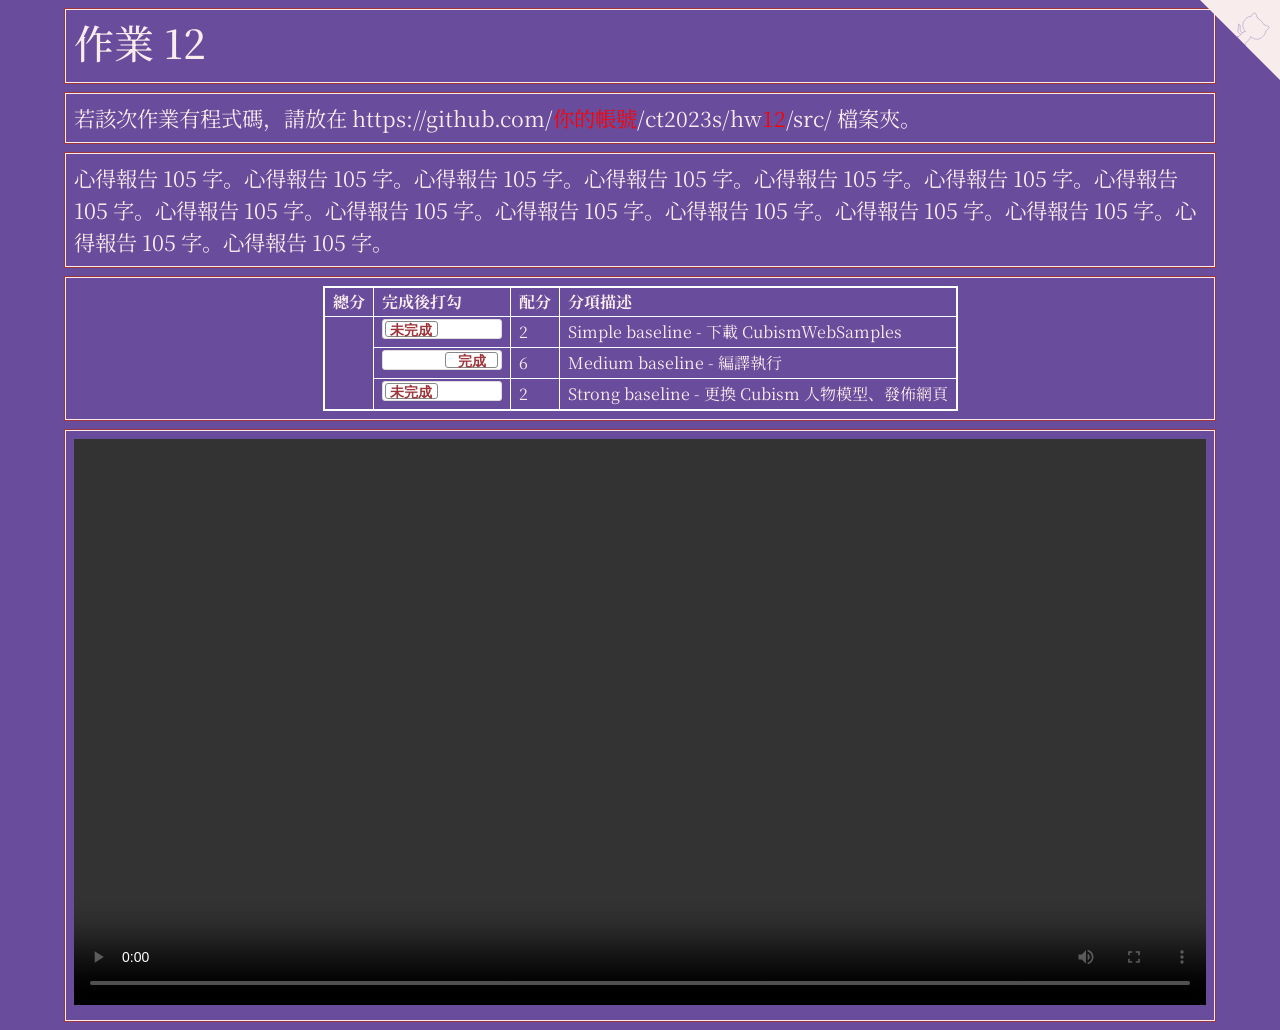
<file: hw12/index.html>
<!doctype html>
<html lang="zh-Hant-TW">
<head>
<!-- Required meta tags -->
<meta charset="utf-8">
<meta name="viewport" content="width=device-width, initial-scale=1">

<!-- D3, jquery -->
<script src="https://d3js.org/d3.v3.min.js" charset="utf-8"></script>
<script src="https://code.jquery.com/jquery-3.6.0.min.js" charset="utf-8"></script>

<!-- Bootstrap CSS -->
<link href="https://cdn.jsdelivr.net/npm/bootstrap@5.1.1/dist/css/bootstrap.min.css" rel="stylesheet">
<script src="https://cdn.jsdelivr.net/npm/bootstrap@5.1.1/dist/js/bootstrap.bundle.min.js"></script>

<title>作品集 Portfolio</title>
<style type="text/css">
  @import url('https://fonts.googleapis.com/css2?family=Noto+Serif+JP:wght@200&display=swap');

  table {
  border-collapse: collapse;
  border: 2px solid white; /* rgba(217,140,144,1) */
  font-size:  12pt;
  margin-left: auto;
  margin-right: auto;
  }

  td,
  th {
  border: 1px solid white;
  padding: 2px 8px;
  }

  .flipswitch
  {
      position: relative;
      background: white;
      width: 120px;
      height: 20px;
      -webkit-appearance: initial;
      border-radius: 3px;
      -webkit-tap-highlight-color: rgba(0, 0, 0, 0);
      outline:none;
      font-size: 14px;
      font-family: Trebuchet, Arial, sans-serif;
      font-weight: bold;
      cursor:pointer;
      border:1px solid #ddd;
  }
  .flipswitch:after
  {
      position:absolute;
      top:5%;
      display:block; 
      line-height:16px;
      width:45%;
      height:90%;
      background:#fff;
      box-sizing:border-box;
      text-align:center;
      transition: all 0.3s ease-in 0s; 
      color:rgba(159,53,58,1);
      border:#888 1px solid;
      border-radius:3px;
  }
  .flipswitch:after
  {
      left:2%;
      content: "未完成";
  }
  .flipswitch:checked:after
  {
      left:53%;
      content: "完成";
  }

  body {
    background-color: rgb(106, 76, 156); /* #6A4C9C */
    color: rgb(106, 76, 156);
    font-family: 'Noto Serif JP', serif;
  }

  .container-fluid {
    width:  90%;
  }

  .hw12 {
    border: 1px solid rgb(159, 53, 58);
    margin-top: 8px;
    margin-bottom: 8px;
  }

  .twenty {
    border: 1px solid #f9eced;
    color: #f9eced;
    padding: 8px;
    font-size: 16pt;
  }

  .twenty:hover {
      box-shadow: 0 0 5px 3px #f9eced;
      color: cyan; 
      text-shadow: 0 0 6px #FFFFFF, 0 0 6px #000000;
  }

  .github-corner:hover 
  .octo-arm {
    animation: octocat-wave 560ms ease-in-out
  }
  @keyframes octocat-wave {
    0%,100% {
      transform:rotate(0)
    }
    20%,60% {
      transform:rotate(-25deg)
    }
    40%,80% {
      transform:rotate(10deg)
    }
  }
  @media (max-width:500px) {
    .github-corner:hover 
    .octo-arm {
      animation:none
    }

    .github-corner 
    .octo-arm {
      animation: octocat-wave 560ms ease-in-out
    }
  }

  /* 波浪 */
  a {
    color:yellow;
    text-decoration: none; 
    background: url("data:image/svg+xml,%3Csvg xmlns='http://www.w3.org/2000/svg' viewBox='0 0 20 4'%3E%3Cpath fill='none' stroke='%23fff' d='M0 3.5c5 0 5-3 10-3s5 3 10 3 5-3 10-3 5 3 10 3'/%3E%3C/svg%3E") repeat-x 0 100%; 
    background-size:20px auto; 
    animation: waveMove 1s infinite linear;
  }

  a:hover {
    color:#f30;
    text-decoration: none;
    background: none;
    animation: none;
    text-decoration: underline;
    padding:2px 0;
  }
  @keyframes waveMove {
    from { background-position:0 100%; }
    to { background-position:20px 100%; }
  }
  /* 波浪 */
</style>
</head>
<body>
<!-- https://alexlenail.me/NN-SVG/about.html -->
<a href="https://github.com/你的帳號/ct2023s/" class="github-corner" aria-label="View source on Github">
  <svg width="80" height="80" viewBox="0 0 250 250" style="fill:#f9eced; color:#fff; position: absolute; top: 0; border: 0; right: 0;" aria-hidden="true">
    <path d="M0,0 L115,115 L130,115 L142,142 L250,250 L250,0 Z"></path>
    <path d="M128.3,109.0 C113.8,99.7 119.0,89.6 119.0,89.6 C122.0,82.7 120.5,78.6 120.5,78.6 C119.2,72.0 123.4,76.3 123.4,76.3 C127.3,80.9 125.5,87.3 125.5,87.3 C122.9,97.6 130.6,101.9 134.4,103.2" fill="#f9eced" stroke="#6A4C9C" style="transform-origin: 130px 106px;" class="octo-arm"></path>
    <path d="M115.0,115.0 C114.9,115.1 118.7,116.5 119.8,115.4 L133.7,101.6 C136.9,99.2 139.9,98.4 142.2,98.6 C133.8,88.0 127.5,74.4 143.8,58.0 C148.5,53.4 154.0,51.2 159.7,51.0 C160.3,49.4 163.2,43.6 171.4,40.1 C171.4,40.1 176.1,42.5 178.8,56.2 C183.1,58.6 187.2,61.8 190.9,65.4 C194.5,69.0 197.7,73.2 200.1,77.6 C213.8,80.2 216.3,84.9 216.3,84.9 C212.7,93.1 206.9,96.0 205.4,96.6 C205.1,102.4 203.0,107.8 198.3,112.5 C181.9,128.9 168.3,122.5 157.7,114.1 C157.9,116.9 156.7,120.9 152.7,124.9 L141.0,136.5 C139.8,137.7 141.6,141.9 141.8,141.8 Z" fill="#f9eced" stroke="#6A4C9C" class="octo-body"></path>
  </svg>
</a>

<div class="container-fluid">

  <!-- ------------------------------------------------>
  <div class="row hw12">
    <div class="col-md-12 twenty">
      <h1>作業 12</h1>
    </div>
  </div>

  <!-- ------------------------------------------------>
  <div class="row hw12">
    <div class="col-md-12 twenty">
      若該次作業有程式碼，請放在 https://github.com/<span style="color:red;">你的帳號</span>/ct2023s/hw<span style="color:red;">12</span>/src/ 檔案夾。
    </div>
  </div>

  <!-- ------------------------------------------------>
  <div class="row hw12">
    <div class="col-md-12 twenty">
      心得報告 105 字。心得報告 105 字。心得報告 105 字。心得報告 105 字。心得報告 105 字。心得報告 105 字。心得報告 105 字。心得報告 105 字。心得報告 105 字。心得報告 105 字。心得報告 105 字。心得報告 105 字。心得報告 105 字。心得報告 105 字。心得報告 105 字。
    </div>
  </div>

  <!-- ------------------------------------------------>
  <div class="row hw12">
    <div class="col-md-12 twenty">
      <table>
        <tr>
          <th>總分</th>
          <th>完成後打勾</th>
          <th>配分</th>
          <th>分項描述</th>
        </tr>
        <tr>
          <td rowspan="7" id="myTotal"></td>
          <td><input type="checkbox" class="flipswitch" id="myCheckbox1"></td>
          <td id='m1'>2</td>
          <td>Simple baseline - 下載 CubismWebSamples</td>
        </tr>
        <tr>
          <td><input type="checkbox" class="flipswitch" id="myCheckbox2" checked></td>
          <td id='m2'>6</td>
          <td>Medium baseline - 編譯執行 </td>
        </tr>
        <tr>
          <td><input type="checkbox" class="flipswitch" id="myCheckbox3"></td>
          <td id='m3'>2</td>
          <td>Strong baseline - 更換 Cubism 人物模型、發佈網頁 </td>
        </tr>
      </table>
    </div>
  </div>

  <!-- ------------------------------------------------>
  <div class="row hw12">
    <div class="col-md-12 twenty">
      <video id="video1" style="width:100%;max-width:100%;" controls="">
        <source src="https://www.w3schools.com/html/mov_bbb.mp4" type="video/mp4">
      </video>
    </div>
  </div>

  <!-- ------------------------------------------------>

  <!-- ------------------------------------------------>


<script>
  $(function() {
    var f = function() {
      $(this).next().text($(this).is(':checked') ? '做完' : '未做完');
    };
    $('input').change(f).trigger('change');
  });

  d3.select("#myCheckbox1").on("change",update);
  d3.select("#myCheckbox2").on("change",update);
  d3.select("#myCheckbox3").on("change",update);
  d3.select("#myCheckbox4").on("change",update);
  d3.select("#myCheckbox5").on("change",update);
  d3.select("#myCheckbox6").on("change",update);
  d3.select("#myCheckbox7").on("change",update);

  update();
  
  function update(){

    var score = 0;

    if (d3.select("#myCheckbox1").property("checked")){
      score += parseInt(d3.select('#m1').html());
    }

    if (d3.select("#myCheckbox2").property("checked")){
      score += parseInt(d3.select('#m2').html());   
    }

    if (d3.select("#myCheckbox3").property("checked")){
      score += parseInt(d3.select('#m3').html());   
    }

    d3.select("#myTotal").html(score);    
  }
</script>

</body>
</html>
</file>
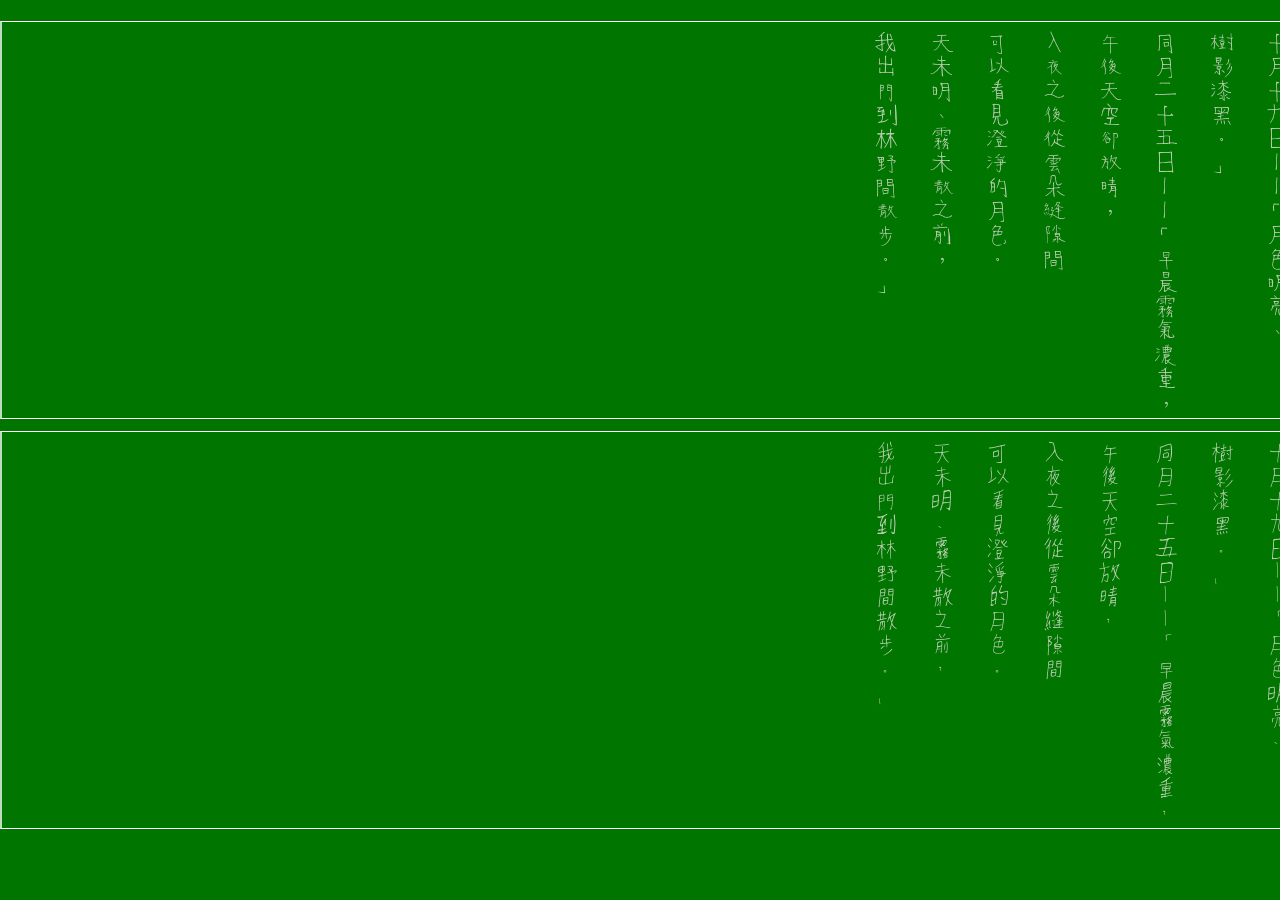
<file: hw10/final.html>
<!DOCTYPE html>
<html lang="zh-Hant-TW">
<head>
	<meta charset="utf-8">
	<title>武藏野</title>
	<style type="text/css">

		/* Global */
		html{
		  min-height: 100%;
		  overflow: hidden;
		}
		body{
		  padding: 1em;
		  color: rgba(249,236,237,0.75);
		  font-family: 'Anonymous Pro', monospace;  
		  background-color: rgb(0, 117, 0); /*(159, 53, 58);*/  
		}
		.line-1{
		    position: relative;
		    top: 50%;  
		    margin: 0 auto;
		    border-left: 2px solid rgba(255,255,255,.75);
		    font-size: 18pt;
		    white-space: nowrap;
		    overflow: hidden;
		    transform: translateY(-50%);
		}

		/* Animation */
		.anim-typewriter{
		  animation: typewriter 64s steps(3000) 1s 1 normal both,
		             blinkTextCursor 1000ms steps(3000) infinite normal;
		}
		@keyframes typewriter{
		  from{width: 0;}
		  to{width: 66em;}
		}
		@keyframes blinkTextCursor{
		  from{border-left-color: rgba(255,255,255,.75);}
		  to{border-left-color: transparent;}
		}

		@font-face {
		  font-family: BpmfZihiKaiStd-Regular;
		  src: url(./cjkFonts-Regular2.ttf);
		  font-weight: bold;
		}

		@font-face {
		  font-family: CircleFont;
		  src: url(./cjkFonts-Regular3.ttf);
		  font-weight: bold;
		}

		body {
			writing-mode: vertical-rl;
			font-family: 'BpmfZihiKaiStd-Regular', serif; /* BpmfZihiKaiStd.zip : 字嗨注音標楷 */
			line-height: 3.5em;
		}

		p {
			font-size: 24pt;
			padding: 8px 0px;
		}

		.title {
			font-family: 'CircleFont', serif;
		}

		.myself {
			font-family: 'CircleFont', serif;
			position: absolute;
			top: 220px;
			right: 160px;
		}

		.friend {
			font-family: 'BpmfZihiKaiStd-Regular', serif;
			position: absolute;
			top: 630px;
			right: 160px;
		}

		p {
			border: solid white 1px;
			height: 380px;
		}

		a {
			color: yellow;
		}
	</style>
</head>
<body>

<a href="https://github.com/circle472/ct2022s/tree/main/hw04">CircleFont.ttf</a>, <a href="https://github.com/ButTaiwan/bpmfvs/releases">字嗨注音標楷</a>, <a href="https://fontforge.org/en-US/">FontForge 字體鍛造</a>

<h1 class="title">武藏野</h1>
<br>
<br>
<br>

<p class="line-1 anim-typewriter myself">
九月十九日——「早晨、烏雲密布、<br>風停息、冷霧寒露、蟲鳴聲嘈雜<br>不已、天地之心彷佛尚未覺醒。」<br>
同月二十一日——「秋日晴空如洗、<br>樹葉如火焰般閃耀光芒。」<br>
十月十九日——「月色明亮、<br>樹影漆黑。」<br>
同月二十五日——「早晨霧氣濃重，<br>午後天空卻放晴，<br>入夜之後從雲朵縫隙間<br>可以看見澄淨的月色。<br>天未明、霧未散之前，<br>我出門到林野間散步。」<br>
<br>
</p>


<p class="line-1 anim-typewriter friend" word-wrap: break-word;>
九月十九日——「早晨、烏雲密布、<br>風停息、冷霧寒露、蟲鳴聲嘈雜<br>不已、天地之心彷佛尚未覺醒。」<br>
同月二十一日——「秋日晴空如洗、<br>樹葉如火焰般閃耀光芒。」<br>
十月十九日——「月色明亮、<br>樹影漆黑。」<br>
同月二十五日——「早晨霧氣濃重，<br>午後天空卻放晴，<br>入夜之後從雲朵縫隙間<br>可以看見澄淨的月色。<br>天未明、霧未散之前，<br>我出門到林野間散步。」<br>
<br>
</p>



</body>
</html>
</file>
<file: hw05/style.css>
.Block{
    border-style: solid;
    border-width: 1px;
    padding: 20px 20px;
    font-size: 26px;
    font-family: Arial;
    text-align: left;
    margin: 20px 30px;
}

.Center{
    display: block;
    margin: 5px auto;
}

.Inline{
    display: inline-block;
    flex-direction: column;
    margin: 5px 5px;
}

.Color{
    color: #FFFFFF;
    border-color: #FFFFFF;
    background-color: #7B5DAD;
}









table {
    border-collapse: collapse;
    border: 2px solid white; /* rgba(217,140,144,1) */
    font-size:  12pt;
    margin-left: auto;
    margin-right: auto;
    }
  
    td,
    th {
    border: 1px solid white;
    padding: 2px 8px;
    }
  
    .flipswitch
    {
        position: relative;
        background: white;
        width: 120px;
        height: 20px;
        -webkit-appearance: initial;
        border-radius: 3px;
        -webkit-tap-highlight-color: rgba(0, 0, 0, 0);
        outline:none;
        font-size: 14px;
        font-family: Trebuchet, Arial, sans-serif;
        font-weight: bold;
        cursor:pointer;
        border:1px solid #ddd;
    }
    .flipswitch:after
    {
        position:absolute;
        top:5%;
        display:block; 
        line-height:16px;
        width:45%;
        height:90%;
        background:#fff;
        box-sizing:border-box;
        text-align:center;
        transition: all 0.3s ease-in 0s; 
        color:rgba(159,53,58,1);
        border:#888 1px solid;
        border-radius:3px;
    }
    .flipswitch:after
    {
        left:2%;
        content: "未完成";
    }
    .flipswitch:checked:after
    {
        left:53%;
        content: "完成";
    }
  
    body {
      background-color: rgb(106, 76, 156); /* #6A4C9C */
      color: rgb(106, 76, 156);
      font-family: 'Noto Serif JP', serif;
    }
  
    .container-fluid {
      width:  90%;
    }
  
    .hw12 {
      border: 1px solid rgb(159, 53, 58);
      margin-top: 8px;
      margin-bottom: 8px;
    }
  
    .twenty {
      border: 1px solid #f9eced;
      color: #f9eced;
      padding: 8px;
      font-size: 16pt;
    }
  
    .twenty:hover {
        box-shadow: 0 0 5px 3px #f9eced;
        color: cyan; 
        text-shadow: 0 0 6px #FFFFFF, 0 0 6px #000000;
    }
  
  
    .github-corner:hover 
    .octo-arm {
      animation: octocat-wave 560ms ease-in-out
    }
    @keyframes octocat-wave {
      0%,100% {
        transform:rotate(0)
      }
      20%,60% {
        transform:rotate(-25deg)
      }
      40%,80% {
        transform:rotate(10deg)
      }
    }
    @media (max-width:500px) {
      .github-corner:hover 
      .octo-arm {
        animation:none
      }
  
      .github-corner 
      .octo-arm {
        animation: octocat-wave 560ms ease-in-out
      }
    }
</file>
